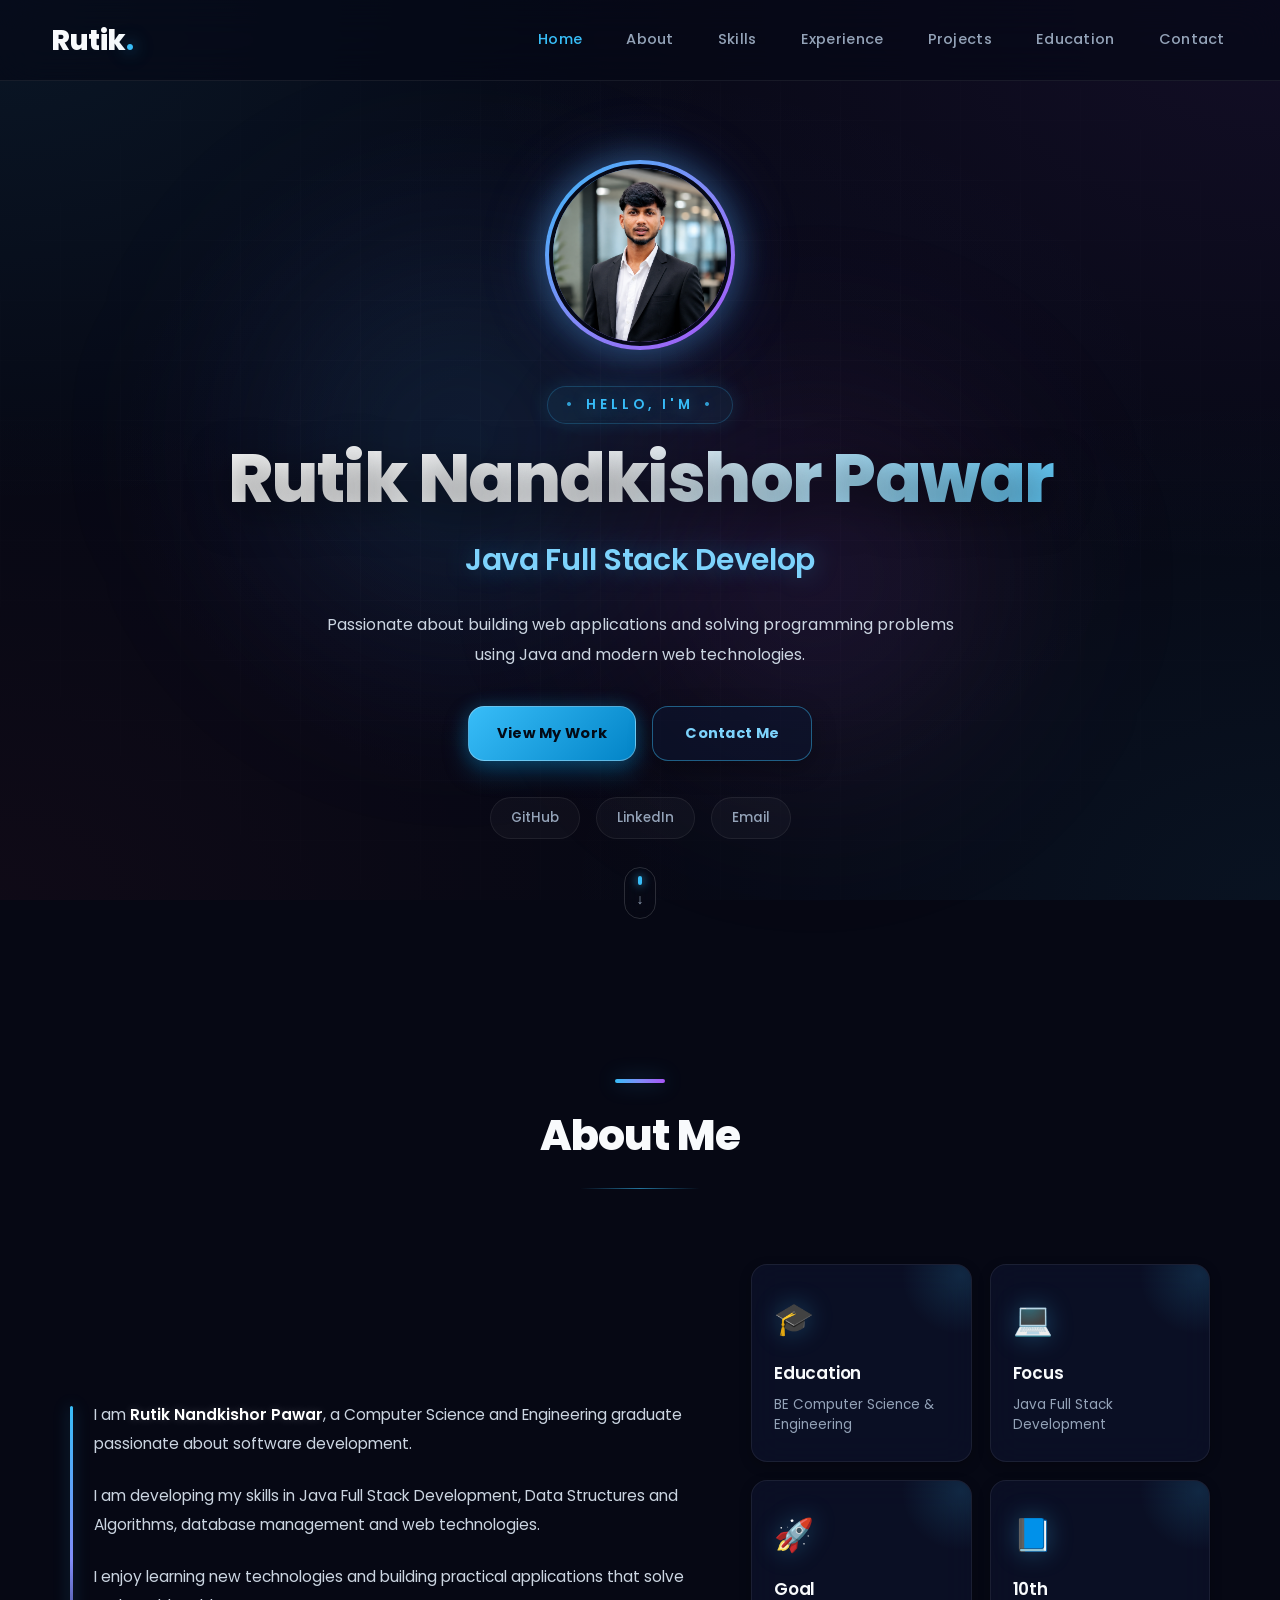
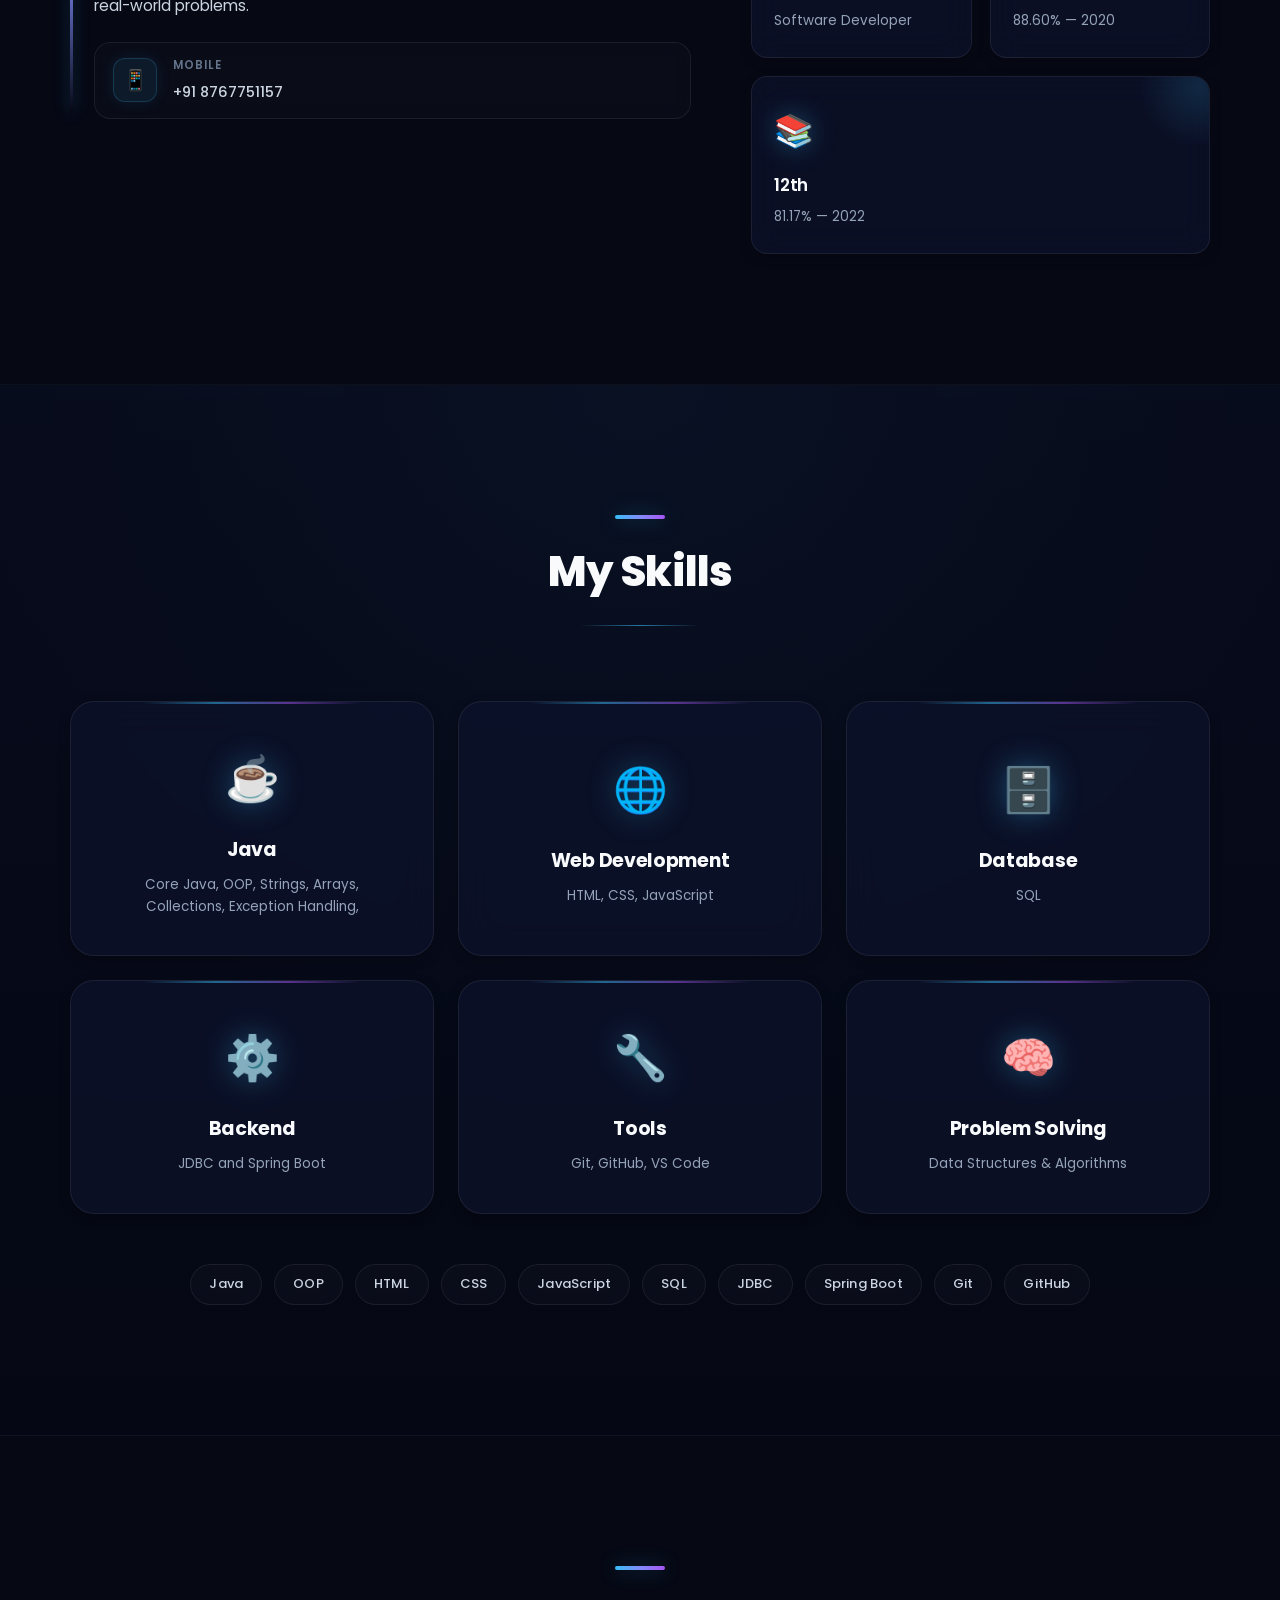
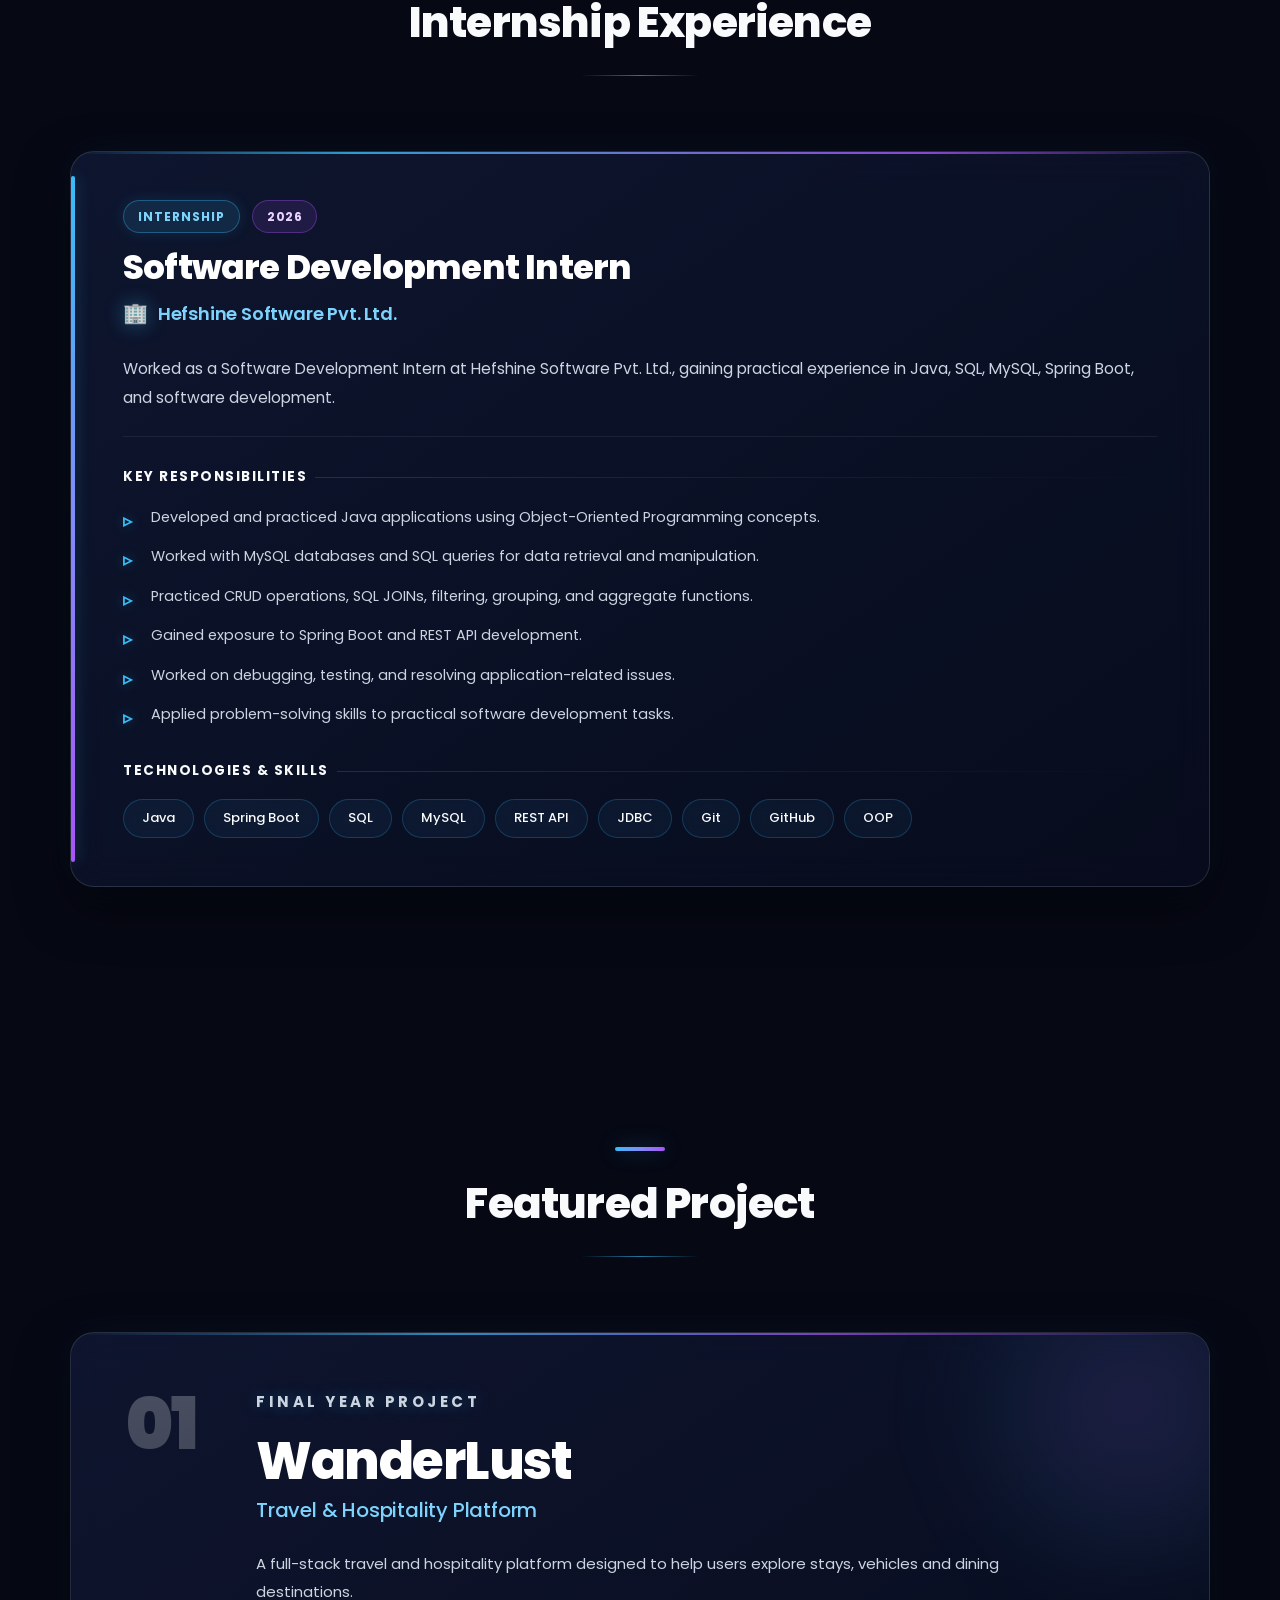
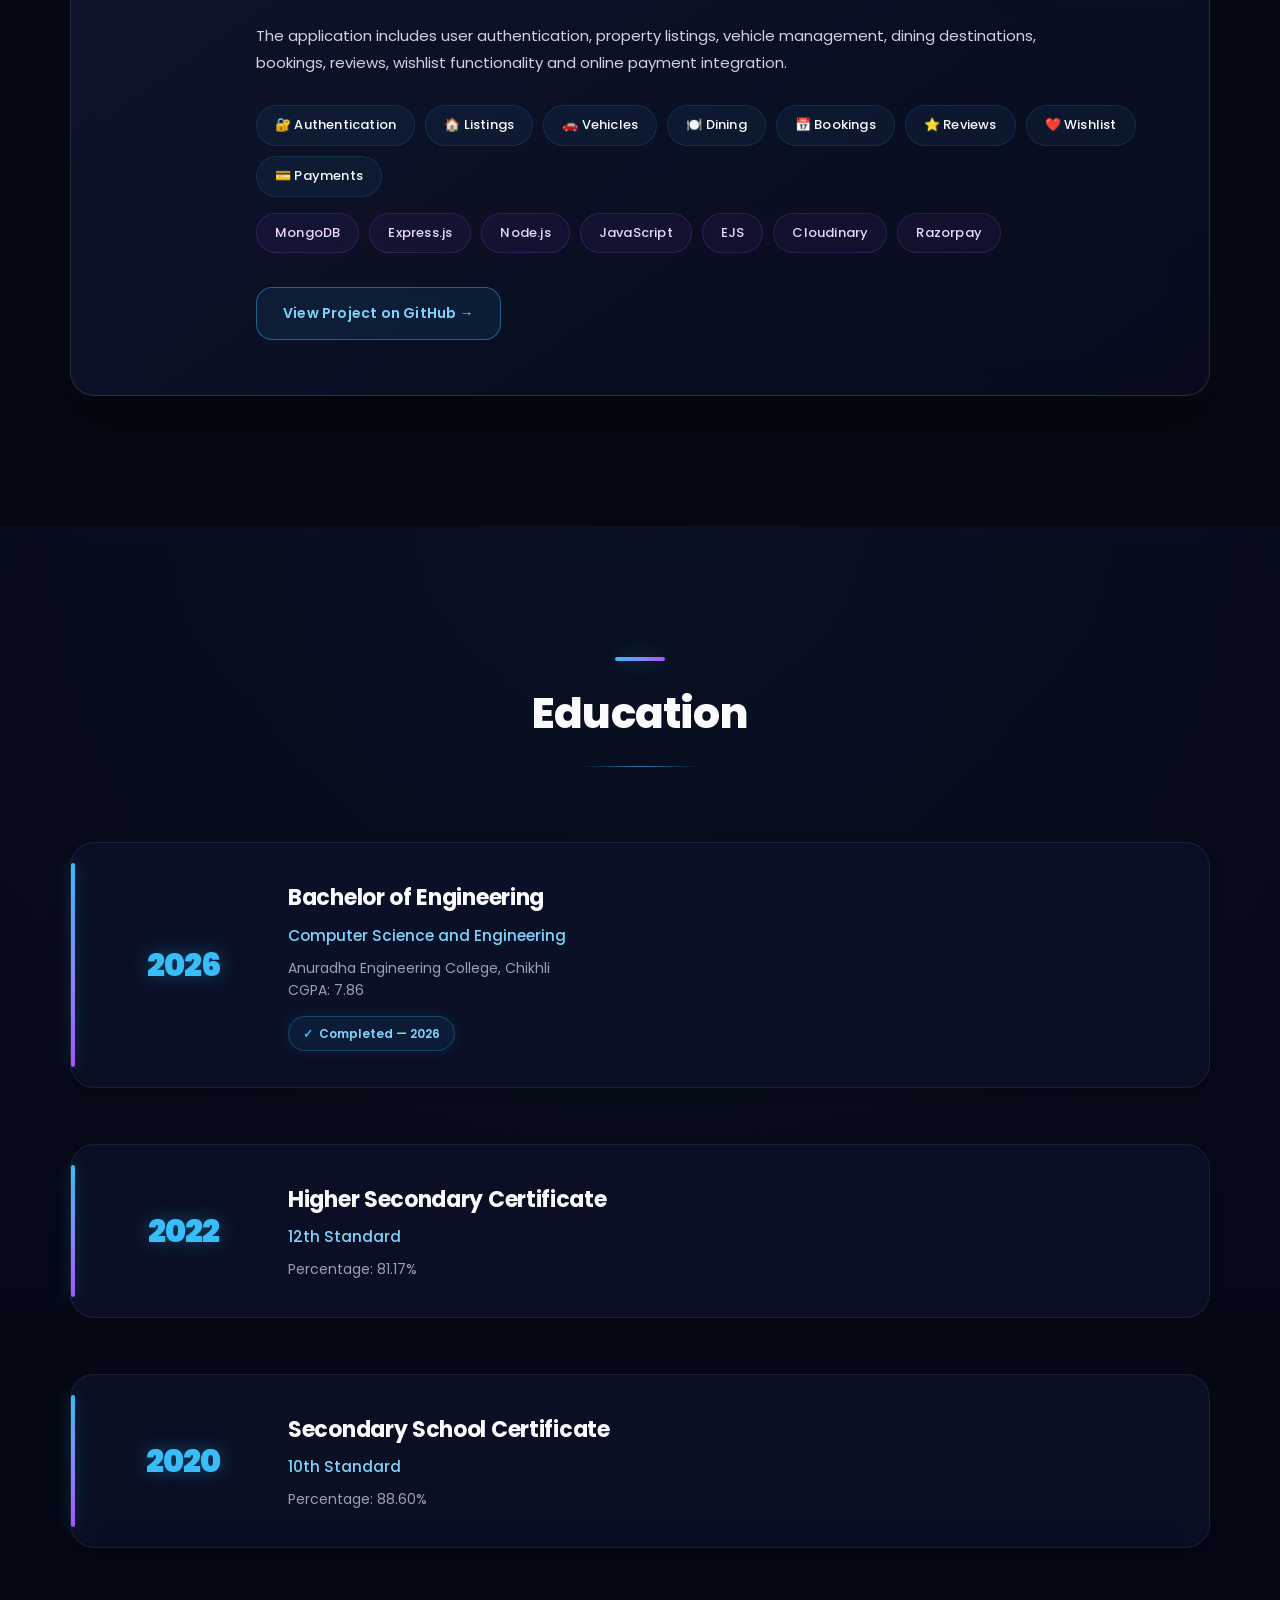
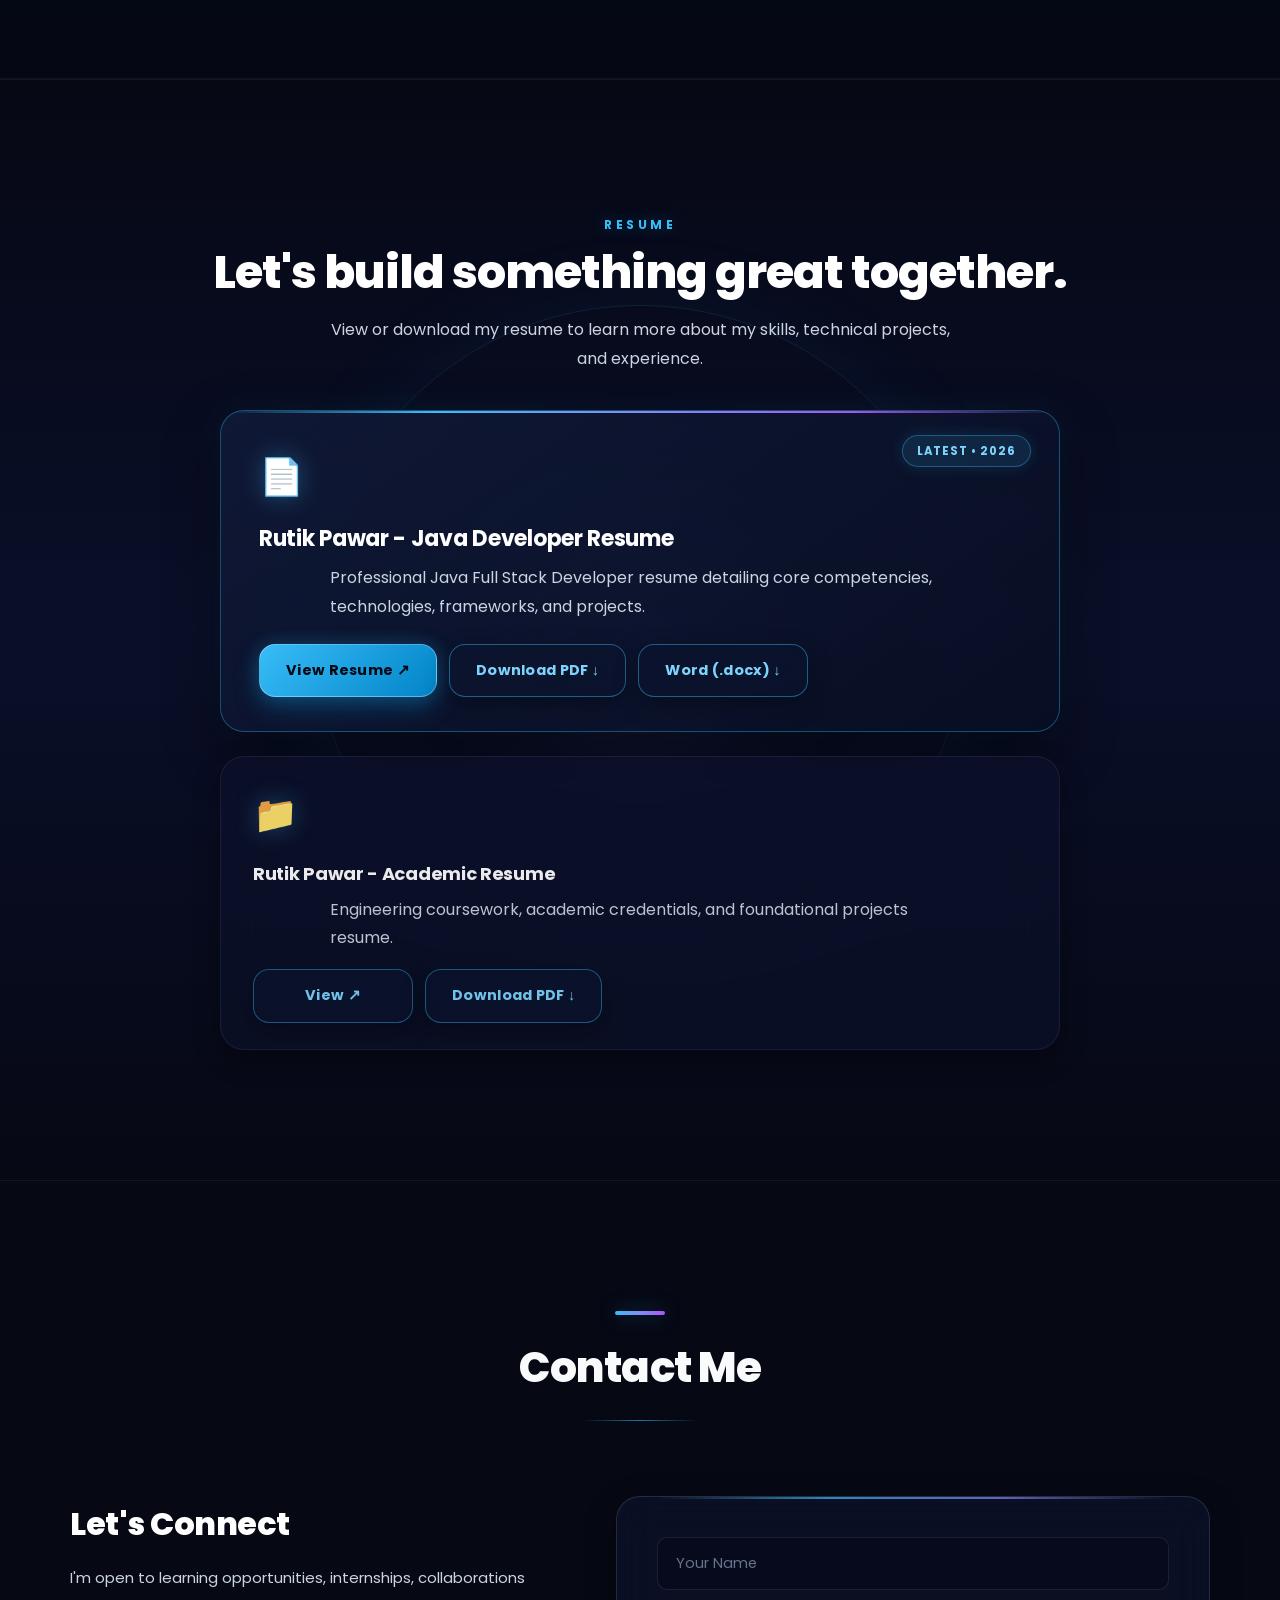
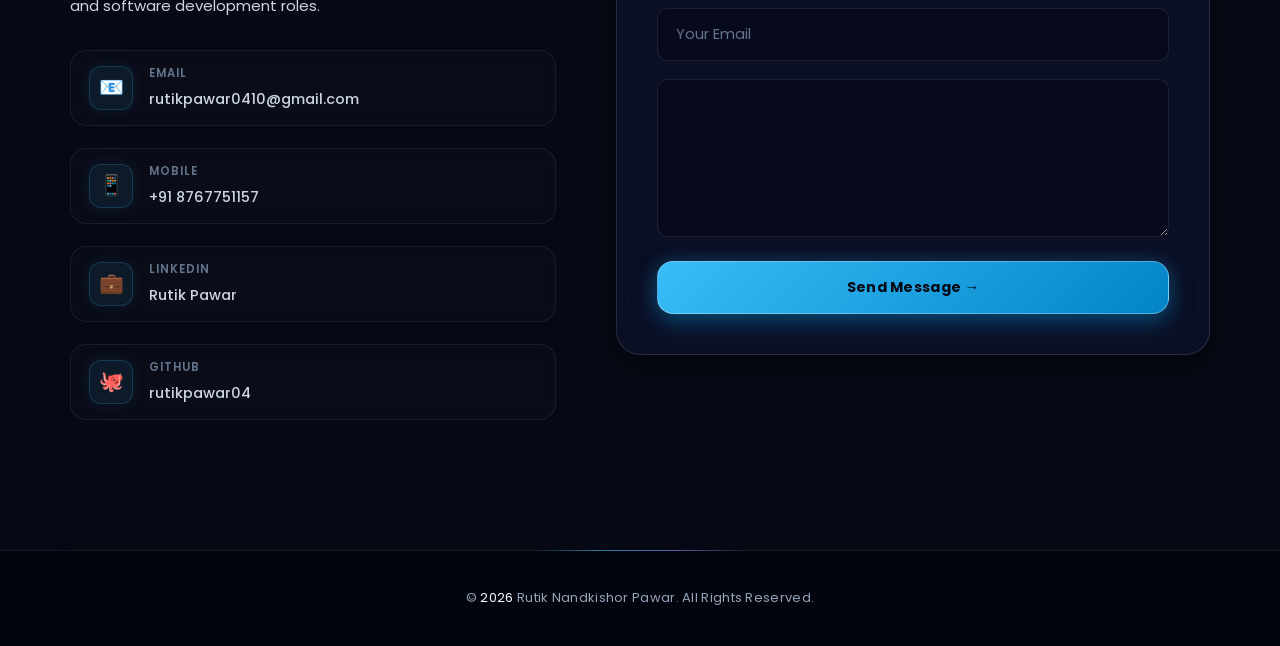
<file: index.html>
<!DOCTYPE html>
<html lang="en">

<head>
    <meta charset="UTF-8">

    <meta name="viewport" content="width=device-width, initial-scale=1.0">

    <title>Rutik Pawar | Java Full Stack Developer</title>

    <meta name="description" content="Portfolio of Rutik Nandkishor Pawar - Java Full Stack Developer">

    <link rel="stylesheet" href="style.css">

    <link href="https://fonts.googleapis.com/css2?family=Poppins:wght@300;400;500;600;700;800&display=swap"
        rel="stylesheet">
</head>

<body>


    <!-- =====================================================
                         NAVBAR
    ====================================================== -->

    <header class="header">

        <nav class="navbar">

            <a href="#home" class="logo">
                Rutik<span>.</span>
            </a>

            <ul class="nav-links" id="navLinks">

                <li>
                    <a href="#home">Home</a>
                </li>

                <li>
                    <a href="#about">About</a>
                </li>

                <li>
                    <a href="#skills">Skills</a>
                </li>

                <li>
                    <a href="#experience">Experience</a>
                </li>

                <li>
                    <a href="#projects">Projects</a>
                </li>

                <li>
                    <a href="#education">Education</a>
                </li>

                <li>
                    <a href="#contact">Contact</a>
                </li>

            </ul>

            <button class="menu-btn" id="menuBtn">
                ☰
            </button>

        </nav>

    </header>


    <!-- =====================================================
                           HOME
    ====================================================== -->

    <section id="home" class="hero">

        <div class="hero-content">

            <!-- PROFILE PHOTO -->

            <div class="profile-photo">
                <img src="photo.jpg" alt="Rutik Pawar">
            </div>


            <p class="hero-small">
                Hello, I'm
            </p>


            <h1>
                Rutik Nandkishor Pawar
            </h1>


            <h2>
                Java Full Stack Developer
            </h2>


            <p class="hero-text">

                Passionate about building web applications
                and solving programming problems using Java
                and modern web technologies.

            </p>


            <div class="hero-buttons">

                <a href="#projects" class="btn">
                    View My Work
                </a>

                <a href="#contact" class="btn btn-outline">
                    Contact Me
                </a>

            </div>


            <div class="social-links">

                <a href="https://github.com/rutikpawar04" target="_blank">
                    GitHub
                </a>

                <a href="https://www.linkedin.com/in/rutik-pawar-3b8606297" target="_blank">
                    LinkedIn
                </a>

                <a href="mailto:rutikpawar0410@gmail.com">
                    Email
                </a>

            </div>

        </div>


        <div class="scroll-down">
            ↓
        </div>

    </section>



    <!-- =====================================================
                           ABOUT
    ====================================================== -->


    <section id="about" class="section">

        <div class="container">

            <h2 class="section-title">
                About Me
            </h2>


            <div class="about-grid">


                <!-- ABOUT TEXT -->

                <div class="about-text">

                    <p>

                        I am
                        <strong>Rutik Nandkishor Pawar</strong>,
                        a Computer Science and Engineering graduate
                        passionate about software development.

                    </p>


                    <p>

                        I am developing my skills in
                        Java Full Stack Development,
                        Data Structures and Algorithms,
                        database management and web technologies.

                    </p>


                    <p>

                        I enjoy learning new technologies
                        and building practical applications
                        that solve real-world problems.

                    </p>


                    <!-- MOBILE -->

                    <div class="contact-item">

                        <span>📱</span>

                        <div>

                            <small>
                                Mobile
                            </small>

                            <a href="tel:+918767751157">
                                +91 8767751157
                            </a>

                        </div>

                    </div>

                </div>



                <!-- ABOUT CARDS -->

                <div class="about-cards">


                    <!-- EDUCATION -->

                    <div class="about-card">

                        <div class="about-icon">
                            🎓
                        </div>

                        <h3>
                            Education
                        </h3>

                        <p>
                            BE Computer Science & Engineering
                        </p>

                    </div>


                    <!-- FOCUS -->

                    <div class="about-card">

                        <div class="about-icon">
                            💻
                        </div>

                        <h3>
                            Focus
                        </h3>

                        <p>
                            Java Full Stack Development
                        </p>

                    </div>


                    <!-- GOAL -->

                    <div class="about-card">

                        <div class="about-icon">
                            🚀
                        </div>

                        <h3>
                            Goal
                        </h3>

                        <p>
                            Software Developer
                        </p>

                    </div>


                    <!-- 10TH -->

                    <div class="about-card">

                        <div class="about-icon">
                            📘
                        </div>

                        <h3>
                            10th
                        </h3>

                        <p>
                            88.60% — 2020
                        </p>

                    </div>


                    <!-- 12TH -->

                    <div class="about-card">

                        <div class="about-icon">
                            📚
                        </div>

                        <h3>
                            12th
                        </h3>

                        <p>
                            81.17% — 2022
                        </p> 

                    </div>


                </div>

            </div>

        </div>

    </section>



    <!-- =====================================================
                           SKILLS
    ====================================================== -->

    <section id="skills" class="section dark-section">

        <div class="container">

            <h2 class="section-title">
                My Skills
            </h2>


            <div class="skills-grid">


                <!-- JAVA -->

                <div class="skill-card">

                    <div class="skill-icon">
                        ☕
                    </div>

                    <h3>
                        Java
                    </h3>

                    <p>
                        Core Java, OOP, Strings,
                        Arrays, Collections, Exception Handling,
                    </p>

                </div>


                <!-- WEB -->

                <div class="skill-card">

                    <div class="skill-icon">
                        🌐
                    </div>

                    <h3>
                        Web Development
                    </h3>

                    <p>
                        HTML, CSS, JavaScript
                    </p>

                </div>


                <!-- DATABASE -->

                <div class="skill-card">

                    <div class="skill-icon">
                        🗄️
                    </div>

                    <h3>
                        Database
                    </h3>

                    <p>
                        SQL
                    </p>

                </div>


                <!-- BACKEND -->

                <div class="skill-card">

                    <div class="skill-icon">
                        ⚙️
                    </div>

                    <h3>
                        Backend
                    </h3>

                    <p>
                        JDBC and Spring Boot
                    </p>

                </div>


                <!-- TOOLS -->

                <div class="skill-card">

                    <div class="skill-icon">
                        🔧
                    </div>

                    <h3>
                        Tools
                    </h3>

                    <p>
                        Git, GitHub, VS Code
                    </p>

                </div>


                <!-- PROBLEM SOLVING -->

                <div class="skill-card">

                    <div class="skill-icon">
                        🧠
                    </div>

                    <h3>
                        Problem Solving
                    </h3>

                    <p>
                        Data Structures &
                        Algorithms
                    </p>

                </div>

            </div>


            <!-- SKILL TAGS -->

            <div class="skill-tags">

                <span>Java</span>
                <span>OOP</span>
                <!-- <span>DSA</span> -->
                <span>HTML</span>
                <span>CSS</span>
                <span>JavaScript</span>
                <span>SQL</span>
                <!-- <span>MongoDB</span> -->
                <span>JDBC</span>
                <span>Spring Boot</span>
                <span>Git</span>
                <span>GitHub</span>

            </div>

        </div>

    </section>



    <!-- =====================================================
                        EXPERIENCE
    ====================================================== -->

    <section id="experience" class="section">

        <div class="container">

            <h2 class="section-title">
                Internship Experience
            </h2>

            <div class="experience-card">

                <div class="experience-header">

                    <div class="experience-title-group">

                        <div class="experience-meta">
                            <span class="experience-type">Internship</span>
                            <span class="experience-year">2026</span>
                        </div>

                        <h3 class="experience-role">
                            Software Development Intern
                        </h3>

                        <h4 class="experience-company">
                            <span class="company-icon">🏢</span>
                            Hefshine Software Pvt. Ltd.
                        </h4>

                    </div>

                </div>

                <div class="experience-body">

                    <p class="experience-description">
                        Worked as a Software Development Intern at Hefshine Software Pvt. Ltd., gaining practical experience in Java, SQL, MySQL, Spring Boot, and software development.
                    </p>

                    <div class="experience-responsibilities-block">

                        <p class="experience-subtitle">
                            Key Responsibilities
                        </p>

                        <ul class="experience-responsibilities">
                            <li>Developed and practiced Java applications using Object-Oriented Programming concepts.</li>
                            <li>Worked with MySQL databases and SQL queries for data retrieval and manipulation.</li>
                            <li>Practiced CRUD operations, SQL JOINs, filtering, grouping, and aggregate functions.</li>
                            <li>Gained exposure to Spring Boot and REST API development.</li>
                            <li>Worked on debugging, testing, and resolving application-related issues.</li>
                            <li>Applied problem-solving skills to practical software development tasks.</li>
                        </ul>

                    </div>

                    <div class="experience-skills-block">

                        <p class="experience-subtitle">
                            Technologies &amp; Skills
                        </p>

                        <div class="experience-skills">
                            <span>Java</span>
                            <span>Spring Boot</span>
                            <span>SQL</span>
                            <span>MySQL</span>
                            <span>REST API</span>
                            <span>JDBC</span>
                            <span>Git</span>
                            <span>GitHub</span>
                            <span>OOP</span>
                        </div>

                    </div>

                </div>

            </div>

        </div>

    </section>



    <!-- =====================================================
                         PROJECTS
    ====================================================== -->

    <section id="projects" class="section">

        <div class="container">

            <h2 class="section-title">
                Featured Project
            </h2>


            <div class="project-main">


                <div class="project-number">
                    01
                </div>


                <div class="project-content">

                    <p class="project-label">
                        FINAL YEAR PROJECT
                    </p>


                    <h3>
                        WanderLust
                    </h3>


                    <h4>
                        Travel & Hospitality Platform
                    </h4>


                    <p>

                        A full-stack travel and hospitality
                        platform designed to help users explore
                        stays, vehicles and dining destinations.

                    </p>


                    <p>

                        The application includes user authentication,
                        property listings, vehicle management,
                        dining destinations, bookings, reviews,
                        wishlist functionality and online payment
                        integration.

                    </p>


                    <!-- FEATURES -->

                    <div class="project-features">

                        <span>🔐 Authentication</span>

                        <span>🏠 Listings</span>

                        <span>🚗 Vehicles</span>

                        <span>🍽️ Dining</span>

                        <span>📅 Bookings</span>

                        <span>⭐ Reviews</span>

                        <span>❤️ Wishlist</span>

                        <span>💳 Payments</span>

                    </div>


                    <!-- TECHNOLOGY -->

                    <div class="project-tech">

                        <span>MongoDB</span>

                        <span>Express.js</span>

                        <span>Node.js</span>

                        <span>JavaScript</span>

                        <span>EJS</span>

                        <span>Cloudinary</span>

                        <span>Razorpay</span>

                    </div>


                    <a href="https://github.com/rutikpawar04/WanderLust" target="_blank" class="project-btn">

                        View Project on GitHub →

                    </a>

                </div>

            </div>

        </div>

    </section>



    <!-- =====================================================
                         EDUCATION
    ====================================================== -->

    <section id="education" class="section dark-section">

        <div class="container">

            <h2 class="section-title">
                Education
            </h2>


            <!-- BE -->

            <div class="education-card">

                <div class="education-year">
                    2026
                </div>


                <div class="education-content">

                    <h3>
                        Bachelor of Engineering
                    </h3>

                    <h4>
                        Computer Science and Engineering
                    </h4>

                    <p>
                        Anuradha Engineering College, Chikhli
                    </p>

                    <p>
                        CGPA: 7.86
                    </p>

                    <span class="status">
                        Completed — 2026
                    </span>

                </div>

            </div>


            <br><br>


            <!-- 12TH -->

            <div class="education-card">

                <div class="education-year">
                    2022
                </div>


                <div class="education-content">

                    <h3>
                        Higher Secondary Certificate
                    </h3>

                    <h4>
                        12th Standard
                    </h4>

                    <p>
                        Percentage: 81.17%
                    </p>

                </div>

            </div>


            <br><br>


            <!-- 10TH -->

            <div class="education-card">

                <div class="education-year">
                    2020
                </div>


                <div class="education-content">

                    <h3>
                        Secondary School Certificate
                    </h3>

                    <h4>
                        10th Standard
                    </h4>

                    <p>
                        Percentage: 88.60%
                    </p>

                </div>

            </div>

        </div>

    </section>



    <!-- =====================================================
                           RESUME
    ====================================================== -->

    <section class="resume-section">

        <div class="container">

            <p class="project-label">
                RESUME
            </p>

            <h2>
                Let's build something great together.
            </h2>

            <p>
                View or download my resume to learn more about my skills, technical projects, and experience.
            </p>

            <!-- RESUME CARDS -->
            <div class="resume-cards">

                <!-- FEATURED JAVA DEVELOPER RESUME -->
                <div class="resume-card resume-card-featured">
                    <div class="resume-badge">Latest • 2026</div>
                    <div class="resume-icon">📄</div>
                    <h3>Rutik Pawar - Java Developer Resume</h3>
                    <p>Professional Java Full Stack Developer resume detailing core competencies, technologies,
                        frameworks, and projects.</p>

                    <div class="resume-buttons">
                        <a href="resume/Rutik Pawar - Resume 07-10-2026.pdf" target="_blank" rel="noopener noreferrer"
                            class="btn">
                            View Resume ↗
                        </a>
                        <a href="resume/Rutik Pawar - Resume 07-10-2026.pdf" download="Rutik Pawar - Resume 07-10-2026.pdf"
                            class="btn btn-outline">
                            Download PDF ↓
                        </a>
                        <a href="resume/Rutik Pawar - Resume 07-10-2026.pdf"
                            download="Rutik_Pawar_Java_Developer_Resume.docx" class="btn btn-outline">
                            Word (.docx) ↓
                        </a>
                    </div>
                </div>

                <!-- PREVIOUS RESUME -->
                <div class="resume-card resume-card-secondary">
                    <div class="resume-icon">📁</div>
                    <h3>Rutik Pawar - Academic Resume</h3>
                    <p>Engineering coursework, academic credentials, and foundational projects resume.</p>

                    <div class="resume-buttons">
                        <a href="resume/Resume.pdf" target="_blank" rel="noopener noreferrer"
                            class="btn btn-outline">
                            View ↗
                        </a>
                        <a href="resume/Resume.pdf" download="Rutik-Pawar-Resume.pdf" class="btn btn-outline">
                            Download PDF ↓
                        </a>
                    </div>
                </div>

            </div>

        </div>

    </section>



    <!-- =====================================================
                           CONTACT
    ====================================================== -->

    <section id="contact" class="section">

        <div class="container">

            <h2 class="section-title">
                Contact Me
            </h2>


            <div class="contact-grid">


                <!-- CONTACT INFO -->

                <div class="contact-info">

                    <h3>
                        Let's Connect
                    </h3>


                    <p>

                        I'm open to learning opportunities,
                        internships, collaborations and
                        software development roles.

                    </p>


                    <!-- EMAIL -->

                    <div class="contact-item">

                        <span>
                            📧
                        </span>

                        <div>

                            <small>
                                Email
                            </small>

                            <a href="mailto:rutikpawar0410@gmail.com">

                                rutikpawar0410@gmail.com

                            </a>

                        </div>

                    </div>


                    <!-- MOBILE -->

                    <div class="contact-item">

                        <span>
                            📱
                        </span>

                        <div>

                            <small>
                                Mobile
                            </small>

                            <a href="tel:+918767751157">

                                +91 8767751157

                            </a>

                        </div>

                    </div>


                    <!-- LINKEDIN -->

                    <div class="contact-item">

                        <span>
                            💼
                        </span>

                        <div>

                            <small>
                                LinkedIn
                            </small>

                            <a href="https://www.linkedin.com/in/rutik-pawar-3b8606297" target="_blank">

                                Rutik Pawar

                            </a>

                        </div>

                    </div>


                    <!-- GITHUB -->

                    <div class="contact-item">

                        <span>
                            🐙
                        </span>

                        <div>

                            <small>
                                GitHub
                            </small>

                            <a href="https://github.com/rutikpawar04" target="_blank">

                                rutikpawar04

                            </a>

                        </div>

                    </div>

                </div>



                <!-- CONTACT FORM -->

                <form id="contactForm" class="contact-form">


                    <input type="text" id="name" placeholder="Your Name" required>


                    <input type="email" id="email" placeholder="Your Email" required>


                    <textarea id="message" rows="6" placeholder="Your Message" required>
                    </textarea>


                    <button type="submit" class="btn">

                        Send Message →

                    </button>

                </form>

            </div>

        </div>

    </section>



    <!-- =====================================================
                           FOOTER
    ====================================================== -->

    <footer>

        <p>

            ©
            <span id="year"></span>

            Rutik Nandkishor Pawar.

            All Rights Reserved.

        </p>

    </footer>



    <!-- =====================================================
                        SCROLL TOP
    ====================================================== -->

    <button id="scrollTop" class="scroll-top">

        ↑

    </button>



    <!-- JAVASCRIPT -->

    <script src="script.js"></script>


</body>

</html>
</file>
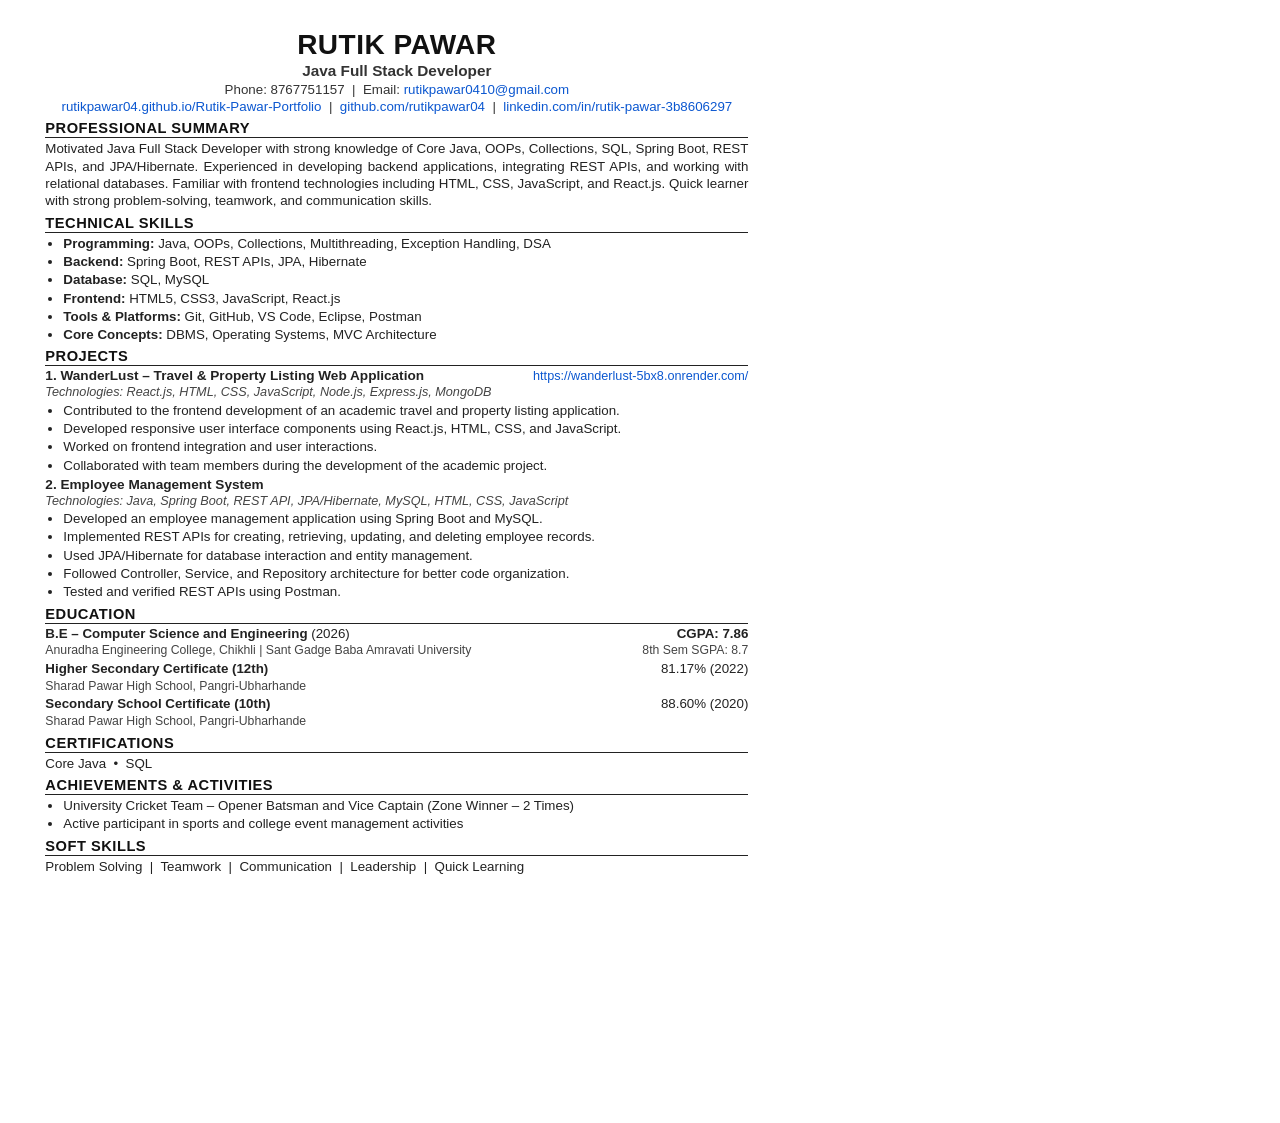
<file: resume02-10.html>
<!DOCTYPE html>
<html lang="en">
<head>
    <meta charset="UTF-8">
    <meta name="viewport" content="width=device-width, initial-scale=1.0">
    <title>Rutik Pawar - Resume</title>
    <style>
        @page {
            size: A4 portrait;
            margin: 0;
        }

        * {
            box-sizing: border-box;
            margin: 0;
            padding: 0;
        }

        html, body {
            width: 210mm;
            height: 297mm;
            background-color: #fff;
            color: #222;
            font-family: Arial, Helvetica, sans-serif;
            -webkit-print-color-adjust: exact;
            print-color-adjust: exact;
        }

        .resume-container {
            width: 210mm;
            height: 297mm;
            padding: 8mm 12mm;
            margin: 0 auto;
            overflow: hidden;
        }

        header {
            text-align: center;
            margin-bottom: 2px;
        }

        h1 {
            font-size: 21pt;
            letter-spacing: 0.5px;
            color: #111;
            margin-bottom: 1px;
            line-height: 1.1;
        }

        .role {
            font-size: 11.5pt;
            font-weight: bold;
            color: #333;
            margin-bottom: 2px;
        }

        .contact-line, .links-line {
            font-size: 10pt;
            color: #333;
            line-height: 1.25;
        }

        a {
            color: #0b57d0;
            text-decoration: none;
        }

        h2 {
            font-size: 11pt;
            text-transform: uppercase;
            letter-spacing: 0.5px;
            color: #111;
            border-bottom: 1.5px solid #222;
            padding-bottom: 1px;
            margin-top: 5px;
            margin-bottom: 2px;
        }

        p {
            font-size: 10pt;
            line-height: 1.3;
            text-align: justify;
        }

        ul {
            padding-left: 18px;
            margin: 0;
        }

        li {
            font-size: 10pt;
            line-height: 1.3;
            margin-bottom: 1px;
        }

        .project-item {
            margin-bottom: 3px;
        }

        .project-header {
            display: flex;
            justify-content: space-between;
            align-items: center;
            font-size: 10.2pt;
            font-weight: bold;
            line-height: 1.25;
        }

        .project-header a {
            font-weight: normal;
            font-size: 9.5pt;
        }

        .tech-stack {
            font-size: 9.5pt;
            font-style: italic;
            color: #444;
            line-height: 1.2;
            margin-bottom: 1px;
        }

        .row {
            display: flex;
            justify-content: space-between;
            align-items: flex-start;
            font-size: 10pt;
            line-height: 1.25;
            margin-bottom: 2px;
        }

        .sub-text {
            font-size: 9.2pt;
            color: #444;
        }

        @media print {
            html, body {
                width: 210mm;
                height: 297mm;
                margin: 0 !important;
                padding: 0 !important;
                overflow: hidden !important;
            }
            .resume-container {
                width: 210mm;
                height: 297mm;
                padding: 8mm 12mm;
                margin: 0 !important;
            }
        }
    </style>
</head>
<body>

<div class="resume-container">
    <header>
        <h1>RUTIK PAWAR</h1>
        <div class="role">Java Full Stack Developer</div>
        <div class="contact-line">
            Phone: 8767751157 &nbsp;|&nbsp; Email: <a href="mailto:rutikpawar0410@gmail.com">rutikpawar0410@gmail.com</a>
        </div>
        <div class="links-line">
            <a href="https://rutikpawar04.github.io/Rutik-Pawar-Portfolio/" target="_blank">rutikpawar04.github.io/Rutik-Pawar-Portfolio</a> &nbsp;|&nbsp;
            <a href="https://github.com/rutikpawar04" target="_blank">github.com/rutikpawar04</a> &nbsp;|&nbsp;
            <a href="https://linkedin.com/in/rutik-pawar-3b8606297" target="_blank">linkedin.com/in/rutik-pawar-3b8606297</a>
        </div>
    </header>

    <section>
        <h2>Professional Summary</h2>
        <p>
            Motivated Java Full Stack Developer with strong knowledge of Core Java, OOPs, Collections, SQL, Spring Boot, REST APIs, and JPA/Hibernate. Experienced in developing backend applications, integrating REST APIs, and working with relational databases. Familiar with frontend technologies including HTML, CSS, JavaScript, and React.js. Quick learner with strong problem-solving, teamwork, and communication skills.
        </p>
    </section>

    <section>
        <h2>Technical Skills</h2>
        <ul>
            <li><strong>Programming:</strong> Java, OOPs, Collections, Multithreading, Exception Handling, DSA</li>
            <li><strong>Backend:</strong> Spring Boot, REST APIs, JPA, Hibernate</li>
            <li><strong>Database:</strong> SQL, MySQL</li>
            <li><strong>Frontend:</strong> HTML5, CSS3, JavaScript, React.js</li>
            <li><strong>Tools &amp; Platforms:</strong> Git, GitHub, VS Code, Eclipse, Postman</li>
            <li><strong>Core Concepts:</strong> DBMS, Operating Systems, MVC Architecture</li>
        </ul>
    </section>

    <section>
        <h2>Projects</h2>
        <div class="project-item">
            <div class="project-header">
                <span>1. WanderLust – Travel &amp; Property Listing Web Application</span>
                <a href="https://wanderlust-5bx8.onrender.com/" target="_blank">https://wanderlust-5bx8.onrender.com/</a>
            </div>
            <div class="tech-stack">Technologies: React.js, HTML, CSS, JavaScript, Node.js, Express.js, MongoDB</div>
            <ul>
                <li>Contributed to the frontend development of an academic travel and property listing application.</li>
                <li>Developed responsive user interface components using React.js, HTML, CSS, and JavaScript.</li>
                <li>Worked on frontend integration and user interactions.</li>
                <li>Collaborated with team members during the development of the academic project.</li>
            </ul>
        </div>

        <div class="project-item">
            <div class="project-header">
                <span>2. Employee Management System</span>
            </div>
            <div class="tech-stack">Technologies: Java, Spring Boot, REST API, JPA/Hibernate, MySQL, HTML, CSS, JavaScript</div>
            <ul>
                <li>Developed an employee management application using Spring Boot and MySQL.</li>
                <li>Implemented REST APIs for creating, retrieving, updating, and deleting employee records.</li>
                <li>Used JPA/Hibernate for database interaction and entity management.</li>
                <li>Followed Controller, Service, and Repository architecture for better code organization.</li>
                <li>Tested and verified REST APIs using Postman.</li>
            </ul>
        </div>
    </section>

    <section>
        <h2>Education</h2>
        <div class="row">
            <div>
                <strong>B.E – Computer Science and Engineering</strong> (2026)<br>
                <span class="sub-text">Anuradha Engineering College, Chikhli | Sant Gadge Baba Amravati University</span>
            </div>
            <div style="text-align: right;">
                <strong>CGPA: 7.86</strong><br>
                <span class="sub-text">8th Sem SGPA: 8.7</span>
            </div>
        </div>
        <div class="row">
            <div>
                <strong>Higher Secondary Certificate (12th)</strong><br>
                <span class="sub-text">Sharad Pawar High School, Pangri-Ubharhande</span>
            </div>
            <div>81.17% (2022)</div>
        </div>
        <div class="row">
            <div>
                <strong>Secondary School Certificate (10th)</strong><br>
                <span class="sub-text">Sharad Pawar High School, Pangri-Ubharhande</span>
            </div>
            <div>88.60% (2020)</div>
        </div>
    </section>

    <section>
        <h2>Certifications</h2>
        <p>Core Java &nbsp;•&nbsp; SQL</p>
    </section>

    <section>
        <h2>Achievements &amp; Activities</h2>
        <ul>
            <li>University Cricket Team – Opener Batsman and Vice Captain (Zone Winner – 2 Times)</li>
            <li>Active participant in sports and college event management activities</li>
        </ul>
    </section>

    <section>
        <h2>Soft Skills</h2>
        <p>Problem Solving &nbsp;|&nbsp; Teamwork &nbsp;|&nbsp; Communication &nbsp;|&nbsp; Leadership &nbsp;|&nbsp; Quick Learning</p>
    </section>
</div>

</body>
</html>
</file>
<file: style.css>
/* =========================================================
   RUTIK PAWAR - MASTERCLASS DEVELOPER PORTFOLIO
   High-End Cyberpunk / Glassmorphic / Obsidian & Neon Dark
   ========================================================= */

/* =========================================================
   01. DESIGN TOKENS & CSS VARIABLES
   ========================================================= */
:root {
    /* Base Backgrounds */
    --bg-main: #060814;
    --bg-surface: #0a0e24;
    --bg-card: rgba(13, 19, 43, 0.72);
    --bg-card-hover: rgba(19, 29, 64, 0.85);
    --bg-glass: rgba(10, 15, 35, 0.65);

    /* Vibrant Cyber Accents */
    --primary: #38bdf8;
    --primary-light: #7dd3fc;
    --primary-dark: #0284c7;
    --primary-glow: rgba(56, 189, 248, 0.35);

    --secondary: #818cf8;
    --secondary-glow: rgba(129, 140, 248, 0.35);

    --accent: #a855f7;
    --accent-glow: rgba(168, 85, 247, 0.35);

    --pink: #f43f5e;
    --pink-glow: rgba(244, 63, 94, 0.3);

    /* Text System */
    --text-primary: #f8fafc;
    --text-secondary: #cbd5e1;
    --text-muted: #94a3b8;
    --text-dim: #64748b;

    /* Borders & Outlines */
    --border-subtle: rgba(255, 255, 255, 0.07);
    --border-glass: rgba(255, 255, 255, 0.12);
    --border-highlight: rgba(56, 189, 248, 0.45);
    --border-purple: rgba(168, 85, 247, 0.45);

    /* Radii */
    --radius-sm: 10px;
    --radius-md: 16px;
    --radius-lg: 24px;
    --radius-full: 9999px;

    /* Shadows & Glows */
    --shadow-sm: 0 4px 12px rgba(0, 0, 0, 0.25);
    --shadow-md: 0 10px 30px rgba(0, 0, 0, 0.4);
    --shadow-lg: 0 20px 50px rgba(0, 0, 0, 0.55);
    --shadow-neon: 0 0 25px rgba(56, 189, 248, 0.25), 0 0 50px rgba(129, 140, 248, 0.15);

    /* Transitions */
    --ease-out: cubic-bezier(0.16, 1, 0.3, 1);
    --ease-spring: cubic-bezier(0.34, 1.56, 0.64, 1);
    --transition-fast: 0.2s cubic-bezier(0.4, 0, 0.2, 1);
    --transition-smooth: 0.35s cubic-bezier(0.16, 1, 0.3, 1);
    --transition-slow: 0.6s cubic-bezier(0.16, 1, 0.3, 1);
}

/* =========================================================
   02. MODERN RESET & BASE STYLES
   ========================================================= */
*,
*::before,
*::after {
    margin: 0;
    padding: 0;
    box-sizing: border-box;
}

html {
    scroll-behavior: smooth;
    scroll-padding-top: 90px;
    color-scheme: dark;
}

body {
    font-family: 'Poppins', -apple-system, BlinkMacSystemFont, 'Segoe UI', Roboto, Oxygen, Ubuntu, Cantarell, sans-serif;
    background-color: var(--bg-main);
    background-image: 
        radial-gradient(at 0% 0%, rgba(56, 189, 248, 0.08) 0px, transparent 40%),
        radial-gradient(at 100% 0%, rgba(168, 85, 247, 0.08) 0px, transparent 45%),
        radial-gradient(at 50% 50%, rgba(99, 102, 241, 0.04) 0px, transparent 60%),
        radial-gradient(at 100% 100%, rgba(56, 189, 248, 0.06) 0px, transparent 40%),
        radial-gradient(at 0% 100%, rgba(244, 63, 94, 0.04) 0px, transparent 40%);
    background-attachment: fixed;
    color: var(--text-secondary);
    line-height: 1.75;
    overflow-x: hidden;
    -webkit-font-smoothing: antialiased;
    -moz-osx-font-smoothing: grayscale;
}

/* Cyber Grid Background Overlay */
body::before {
    content: "";
    position: fixed;
    inset: 0;
    pointer-events: none;
    opacity: 0.035;
    background-image: 
        linear-gradient(rgba(255, 255, 255, 0.6) 1px, transparent 1px),
        linear-gradient(90deg, rgba(255, 255, 255, 0.6) 1px, transparent 1px);
    background-size: 60px 60px;
    mask-image: radial-gradient(ellipse at center, rgba(0, 0, 0, 1) 0%, rgba(0, 0, 0, 0.4) 70%, transparent 100%);
    -webkit-mask-image: radial-gradient(ellipse at center, rgba(0, 0, 0, 1) 0%, rgba(0, 0, 0, 0.4) 70%, transparent 100%);
    z-index: -3;
}

/* Selection Color */
::selection {
    background: rgba(56, 189, 248, 0.35);
    color: #ffffff;
    text-shadow: 0 0 10px rgba(56, 189, 248, 0.8);
}

img {
    max-width: 100%;
    display: block;
    user-select: none;
}

a {
    color: inherit;
    text-decoration: none;
    transition: color var(--transition-fast);
}

button,
input,
textarea {
    font-family: inherit;
    font-size: inherit;
    color: inherit;
}

button {
    cursor: pointer;
    border: none;
    outline: none;
    background: none;
}

ul {
    list-style: none;
}

/* Custom Scrollbar */
::-webkit-scrollbar {
    width: 10px;
}

::-webkit-scrollbar-track {
    background: #04060e;
}

::-webkit-scrollbar-thumb {
    background: linear-gradient(180deg, rgba(56, 189, 248, 0.4), rgba(168, 85, 247, 0.4));
    border-radius: 5px;
    border: 2px solid #04060e;
}

::-webkit-scrollbar-thumb:hover {
    background: linear-gradient(180deg, var(--primary), var(--accent));
}

/* =========================================================
   03. LAYOUT & CONTAINERS
   ========================================================= */
.container {
    width: min(1140px, 90%);
    margin: 0 auto;
}

.section {
    position: relative;
    padding: 130px 0;
    isolation: isolate;
}

.dark-section {
    background: linear-gradient(180deg, rgba(8, 12, 30, 0.75) 0%, rgba(5, 8, 20, 0.9) 100%);
    border-top: 1px solid rgba(255, 255, 255, 0.035);
    border-bottom: 1px solid rgba(255, 255, 255, 0.035);
    position: relative;
}

.dark-section::before {
    content: "";
    position: absolute;
    inset: 0;
    background: radial-gradient(circle at 50% 0%, rgba(56, 189, 248, 0.04) 0%, transparent 60%);
    pointer-events: none;
}

/* =========================================================
   04. NAVBAR
   ========================================================= */
.header {
    position: fixed;
    top: 0;
    left: 0;
    width: 100%;
    z-index: 1000;
    background: rgba(6, 8, 20, 0.7);
    backdrop-filter: blur(20px);
    -webkit-backdrop-filter: blur(20px);
    border-bottom: 1px solid var(--border-subtle);
    transition: background 0.4s var(--ease-out), box-shadow 0.4s var(--ease-out), border-color 0.4s var(--ease-out);
}

.navbar {
    width: min(1180px, 92%);
    height: 80px;
    margin: 0 auto;
    display: flex;
    align-items: center;
    justify-content: space-between;
}

/* Logo */
.logo {
    position: relative;
    font-size: 28px;
    font-weight: 800;
    letter-spacing: -0.5px;
    color: var(--text-primary);
    display: inline-flex;
    align-items: center;
    transition: transform var(--transition-smooth);
}

.logo span {
    color: var(--primary);
    text-shadow: 0 0 16px rgba(56, 189, 248, 0.8), 0 0 30px rgba(56, 189, 248, 0.4);
    display: inline-block;
    transition: transform var(--transition-smooth);
}

.logo:hover {
    transform: translateY(-1px);
}

.logo:hover span {
    transform: scale(1.3) rotate(15deg);
}

/* Nav Links */
.nav-links {
    display: flex;
    align-items: center;
    gap: 36px;
}

.nav-links li {
    position: relative;
}

.nav-links a {
    position: relative;
    color: var(--text-muted);
    font-size: 14.5px;
    font-weight: 500;
    padding: 8px 4px;
    letter-spacing: 0.3px;
    display: inline-block;
    transition: color var(--transition-smooth), transform var(--transition-smooth);
}

.nav-links a::after {
    content: "";
    position: absolute;
    bottom: -2px;
    left: 0;
    width: 0;
    height: 2px;
    background: linear-gradient(90deg, var(--primary), var(--secondary), var(--accent));
    border-radius: var(--radius-full);
    box-shadow: 0 0 12px rgba(56, 189, 248, 0.8);
    transition: width var(--transition-smooth);
}

.nav-links a:hover {
    color: #ffffff;
    transform: translateY(-1px);
}

.nav-links a:hover::after {
    width: 100%;
}

/* Hamburger Menu Button */
.menu-btn {
    display: none;
    width: 44px;
    height: 44px;
    border-radius: var(--radius-sm);
    border: 1px solid var(--border-glass);
    background: rgba(255, 255, 255, 0.03);
    backdrop-filter: blur(10px);
    color: var(--text-primary);
    font-size: 20px;
    align-items: center;
    justify-content: center;
    transition: all var(--transition-smooth);
}

.menu-btn:hover {
    border-color: var(--primary);
    color: var(--primary);
    box-shadow: 0 0 20px var(--primary-glow);
    background: rgba(56, 189, 248, 0.08);
}

/* =========================================================
   05. HERO SECTION
   ========================================================= */
.hero {
    min-height: 100vh;
    position: relative;
    display: flex;
    align-items: center;
    justify-content: center;
    text-align: center;
    padding: 160px 20px 110px;
    overflow: hidden;
    isolation: isolate;
}

/* Ambient Floating Neon Orbs */
.hero::before {
    content: "";
    position: absolute;
    width: 600px;
    height: 600px;
    border-radius: 50%;
    left: calc(50% - 480px);
    top: 15%;
    background: radial-gradient(circle, rgba(56, 189, 248, 0.15) 0%, rgba(99, 102, 241, 0.05) 50%, transparent 70%);
    filter: blur(80px);
    animation: heroOrbFloat1 12s ease-in-out infinite alternate;
    pointer-events: none;
    z-index: -1;
}

.hero::after {
    content: "";
    position: absolute;
    width: 550px;
    height: 550px;
    border-radius: 50%;
    right: calc(50% - 450px);
    bottom: 10%;
    background: radial-gradient(circle, rgba(168, 85, 247, 0.14) 0%, rgba(244, 63, 94, 0.04) 50%, transparent 70%);
    filter: blur(80px);
    animation: heroOrbFloat2 14s ease-in-out infinite alternate;
    pointer-events: none;
    z-index: -1;
}

.hero-content {
    width: min(880px, 100%);
    position: relative;
    z-index: 2;
    animation: heroFadeSlideIn 1.1s var(--ease-out) both;
}

/* =========================================================
   06. PROFILE PHOTO & STABLE AURA
   ========================================================= */
.profile-photo,
.hero-image {
    position: relative;
    width: 190px;
    height: 190px;
    margin: 0 auto 36px auto;
    padding: 4px;
    border-radius: 50%;
    background: linear-gradient(
        135deg,
        var(--primary),
        var(--secondary),
        var(--accent)
    );
    display: flex;
    align-items: center;
    justify-content: center;
    box-shadow: 
        0 0 35px rgba(56, 189, 248, 0.35),
        0 0 70px rgba(129, 140, 248, 0.2);
    animation: photoHoverFloat 5s ease-in-out infinite;
    z-index: 2;
}

/* Outer Pulsing Aura Ring */
.profile-photo::before,
.image-glow {
    content: "";
    position: absolute;
    inset: -10px;
    border-radius: 50%;
    border: 1.5px solid rgba(56, 189, 248, 0.3);
    background: radial-gradient(circle, rgba(56, 189, 248, 0.2) 0%, rgba(168, 85, 247, 0.1) 50%, transparent 70%);
    filter: blur(12px);
    animation: photoAuraPulse 3.5s ease-in-out infinite alternate;
    pointer-events: none;
    z-index: -1;
}

/* Profile Photo Inner Image - Stable & Non-Rotating */
.profile-photo img,
.hero-image img {
    position: relative;
    z-index: 2;
    width: 100%;
    height: 100%;
    object-fit: cover;
    object-position: center top;
    border-radius: 50%;
    border: 4px solid #060919;
    box-shadow: inset 0 0 15px rgba(0, 0, 0, 0.6);
    transition: transform 0.4s var(--ease-out), filter 0.4s var(--ease-out);
}

.profile-photo:hover img,
.hero-image:hover img {
    transform: scale(1.04);
    filter: brightness(1.08) contrast(1.05);
}

/* =========================================================
   07. HERO TYPOGRAPHY & BUTTONS
   ========================================================= */
.hero-small {
    color: var(--primary);
    font-size: 13.5px;
    font-weight: 600;
    letter-spacing: 4px;
    text-transform: uppercase;
    margin-bottom: 16px;
    display: inline-flex;
    align-items: center;
    gap: 10px;
    padding: 6px 18px;
    border-radius: var(--radius-full);
    background: rgba(56, 189, 248, 0.07);
    border: 1px solid rgba(56, 189, 248, 0.22);
    box-shadow: 0 0 20px rgba(56, 189, 248, 0.15);
    text-shadow: 0 0 15px var(--primary-glow);
}

.hero-small::before,
.hero-small::after {
    content: "•";
    color: var(--primary);
    opacity: 0.8;
}

.hero h1 {
    font-size: clamp(38px, 6.5vw, 68px);
    line-height: 1.15;
    letter-spacing: -1.5px;
    font-weight: 800;
    margin-bottom: 16px;
    background: linear-gradient(
        120deg,
        #ffffff 0%,
        #f1f5f9 20%,
        #38bdf8 45%,
        #c084fc 70%,
        #ffffff 100%
    );
    background-size: 250% auto;
    -webkit-background-clip: text;
    background-clip: text;
    -webkit-text-fill-color: transparent;
    animation: textShimmer 8s linear infinite;
    text-shadow: 0 10px 40px rgba(0, 0, 0, 0.5);
}

.hero h2 {
    min-height: 40px;
    font-size: clamp(20px, 3.5vw, 30px);
    font-weight: 600;
    color: var(--primary-light);
    margin-bottom: 24px;
    letter-spacing: -0.3px;
    text-shadow: 0 0 25px rgba(56, 189, 248, 0.35);
}

.hero-text {
    max-width: 660px;
    margin: 0 auto 36px auto;
    color: var(--text-secondary);
    font-size: 16px;
    line-height: 1.85;
    font-weight: 400;
}

/* Hero CTA Buttons */
.hero-buttons {
    display: flex;
    justify-content: center;
    align-items: center;
    gap: 16px;
    flex-wrap: wrap;
    margin-top: 36px;
}

/* Master Button Styles */
.btn {
    position: relative;
    display: inline-flex;
    align-items: center;
    justify-content: center;
    gap: 10px;
    min-width: 160px;
    padding: 14px 28px;
    border-radius: var(--radius-md);
    background: linear-gradient(135deg, #38bdf8 0%, #0284c7 100%);
    color: #030a16;
    font-weight: 700;
    font-size: 14.5px;
    letter-spacing: 0.3px;
    overflow: hidden;
    isolation: isolate;
    border: 1px solid rgba(255, 255, 255, 0.3);
    box-shadow: 
        0 10px 25px rgba(2, 132, 199, 0.35),
        0 0 20px rgba(56, 189, 248, 0.2);
    transition: transform var(--transition-smooth), box-shadow var(--transition-smooth), border-color var(--transition-smooth);
}

/* Light Sheen Sweep Effect */
.btn::before {
    content: "";
    position: absolute;
    top: 0;
    left: -120%;
    width: 60%;
    height: 100%;
    background: linear-gradient(
        90deg,
        transparent,
        rgba(255, 255, 255, 0.6),
        transparent
    );
    transform: skewX(-25deg);
    transition: left 0.75s ease;
    z-index: 1;
}

.btn:hover {
    transform: translateY(-4px);
    box-shadow: 
        0 18px 38px rgba(2, 132, 199, 0.5),
        0 0 35px rgba(56, 189, 248, 0.4);
    border-color: rgba(255, 255, 255, 0.6);
}

.btn:hover::before {
    left: 140%;
}

.btn:active {
    transform: translateY(-1px);
}

/* Outline Button */
.btn-outline {
    background: rgba(13, 20, 48, 0.6);
    backdrop-filter: blur(12px);
    color: var(--primary-light);
    border: 1px solid rgba(56, 189, 248, 0.45);
    box-shadow: 0 8px 25px rgba(0, 0, 0, 0.3);
}

.btn-outline:hover {
    background: linear-gradient(135deg, rgba(56, 189, 248, 0.15), rgba(129, 140, 248, 0.2));
    color: #ffffff;
    border-color: var(--primary);
    box-shadow: 
        0 15px 35px rgba(0, 0, 0, 0.4),
        0 0 30px rgba(56, 189, 248, 0.25);
}

/* Social Links */
.social-links {
    display: flex;
    align-items: center;
    justify-content: center;
    gap: 16px;
    margin-top: 36px;
    flex-wrap: wrap;
}

.social-links a {
    position: relative;
    display: inline-flex;
    align-items: center;
    gap: 8px;
    padding: 8px 20px;
    border-radius: var(--radius-full);
    background: rgba(255, 255, 255, 0.03);
    border: 1px solid var(--border-subtle);
    backdrop-filter: blur(10px);
    color: var(--text-muted);
    font-size: 13.5px;
    font-weight: 500;
    transition: all var(--transition-smooth);
}

.social-links a:hover {
    color: #ffffff;
    border-color: rgba(56, 189, 248, 0.4);
    background: rgba(56, 189, 248, 0.08);
    transform: translateY(-3px);
    box-shadow: 0 8px 20px rgba(0, 0, 0, 0.3), 0 0 15px rgba(56, 189, 248, 0.15);
}

/* Scroll Down Indicator */
.scroll-down {
    position: absolute;
    bottom: 30px;
    left: 50%;
    transform: translateX(-50%);
    width: 32px;
    height: 52px;
    display: flex;
    align-items: flex-end;
    justify-content: center;
    padding-bottom: 6px;
    color: var(--text-muted);
    font-size: 14px;
    border: 1.5px solid rgba(255, 255, 255, 0.15);
    border-radius: var(--radius-full);
    backdrop-filter: blur(8px);
    animation: scrollBounce 2.2s ease-in-out infinite;
    cursor: pointer;
    transition: border-color var(--transition-fast), color var(--transition-fast);
}

.scroll-down:hover {
    border-color: var(--primary);
    color: var(--primary);
    box-shadow: 0 0 20px var(--primary-glow);
}

.scroll-down::before {
    content: "";
    position: absolute;
    top: 8px;
    width: 4px;
    height: 9px;
    border-radius: var(--radius-full);
    background: var(--primary);
    box-shadow: 0 0 10px var(--primary);
    animation: scrollWheel 2s ease-in-out infinite;
}

/* =========================================================
   08. SECTION TITLES
   ========================================================= */
.section-title {
    position: relative;
    text-align: center;
    color: var(--text-primary);
    font-size: clamp(28px, 4.5vw, 42px);
    font-weight: 800;
    letter-spacing: -0.8px;
    margin-bottom: 75px;
}

.section-title::before {
    content: "";
    display: block;
    width: 50px;
    height: 4px;
    margin: 0 auto 16px auto;
    border-radius: var(--radius-full);
    background: linear-gradient(90deg, var(--primary), var(--secondary), var(--accent));
    box-shadow: 0 0 20px var(--primary-glow);
}

.section-title::after {
    content: "";
    display: block;
    width: 120px;
    height: 1px;
    margin: 16px auto 0 auto;
    background: linear-gradient(90deg, transparent, rgba(56, 189, 248, 0.6), transparent);
}

/* =========================================================
   09. ABOUT SECTION
   ========================================================= */
.about-grid {
    display: grid;
    grid-template-columns: 1.15fr 0.85fr;
    gap: 60px;
    align-items: center;
}

.about-text {
    position: relative;
    padding-left: 24px;
}

.about-text::before {
    content: "";
    position: absolute;
    left: 0;
    top: 6px;
    bottom: 6px;
    width: 3px;
    border-radius: var(--radius-full);
    background: linear-gradient(180deg, var(--primary), var(--secondary), transparent);
    box-shadow: 0 0 15px var(--primary-glow);
}

.about-text p {
    color: var(--text-secondary);
    font-size: 15.5px;
    line-height: 1.9;
    margin-bottom: 22px;
}

.about-text strong {
    color: #ffffff;
    font-weight: 600;
    text-shadow: 0 0 10px rgba(255, 255, 255, 0.2);
}

/* About Cards Matrix */
.about-cards {
    display: grid;
    grid-template-columns: repeat(2, 1fr);
    gap: 18px;
}

.about-card {
    position: relative;
    padding: 26px 22px;
    border-radius: var(--radius-md);
    background: var(--bg-card);
    border: 1px solid var(--border-subtle);
    backdrop-filter: blur(16px);
    -webkit-backdrop-filter: blur(16px);
    overflow: hidden;
    box-shadow: var(--shadow-sm);
    transition: transform var(--transition-smooth), border-color var(--transition-smooth), box-shadow var(--transition-smooth);
}

/* Subtle corner gradient shine */
.about-card::before {
    content: "";
    position: absolute;
    top: -50px;
    right: -50px;
    width: 120px;
    height: 120px;
    border-radius: 50%;
    background: radial-gradient(circle, rgba(56, 189, 248, 0.15), transparent 70%);
    pointer-events: none;
    transition: transform 0.5s ease;
}

.about-card:hover {
    transform: translateY(-6px);
    border-color: var(--border-highlight);
    background: var(--bg-card-hover);
    box-shadow: var(--shadow-md), 0 0 25px rgba(56, 189, 248, 0.12);
}

.about-card:hover::before {
    transform: scale(1.6);
}

.about-card:last-child {
    grid-column: span 2;
}

.about-icon {
    font-size: 32px;
    margin-bottom: 12px;
    filter: drop-shadow(0 0 12px rgba(56, 189, 248, 0.3));
    transition: transform var(--transition-smooth);
    display: inline-block;
}

.about-card:hover .about-icon {
    transform: scale(1.15) translateY(-2px);
}

.about-card h3 {
    color: var(--text-primary);
    font-size: 17px;
    font-weight: 600;
    margin-bottom: 6px;
    letter-spacing: -0.2px;
}

.about-card p {
    color: var(--text-muted);
    font-size: 13.5px;
    line-height: 1.5;
}

/* Contact Info Item Component */
.contact-item {
    display: flex;
    align-items: center;
    gap: 16px;
    margin-top: 22px;
    padding: 12px 18px;
    border-radius: var(--radius-md);
    background: rgba(255, 255, 255, 0.02);
    border: 1px solid var(--border-subtle);
    backdrop-filter: blur(10px);
    transition: all var(--transition-smooth);
}

.contact-item:hover {
    transform: translateX(6px);
    border-color: rgba(56, 189, 248, 0.3);
    background: rgba(56, 189, 248, 0.05);
    box-shadow: 0 8px 20px rgba(0, 0, 0, 0.2);
}

.contact-item > span {
    width: 44px;
    height: 44px;
    min-width: 44px;
    display: flex;
    align-items: center;
    justify-content: center;
    border-radius: 12px;
    background: rgba(56, 189, 248, 0.08);
    border: 1px solid rgba(56, 189, 248, 0.2);
    font-size: 20px;
    box-shadow: 0 0 15px rgba(56, 189, 248, 0.1);
}

.contact-item small {
    display: block;
    color: var(--text-dim);
    font-size: 11.5px;
    font-weight: 600;
    text-transform: uppercase;
    letter-spacing: 1px;
    margin-bottom: 2px;
}

.contact-item a {
    color: var(--text-secondary);
    font-size: 14.5px;
    font-weight: 500;
    transition: color var(--transition-fast);
}

.contact-item a:hover {
    color: var(--primary);
    text-shadow: 0 0 12px var(--primary-glow);
}

/* =========================================================
   10. SKILLS SECTION
   ========================================================= */
.skills-grid {
    display: grid;
    grid-template-columns: repeat(3, 1fr);
    gap: 24px;
}

.skill-card {
    position: relative;
    padding: 38px 26px;
    min-height: 230px;
    display: flex;
    flex-direction: column;
    align-items: center;
    justify-content: center;
    text-align: center;
    border-radius: var(--radius-lg);
    background: var(--bg-card);
    border: 1px solid var(--border-subtle);
    backdrop-filter: blur(18px);
    -webkit-backdrop-filter: blur(18px);
    overflow: hidden;
    box-shadow: var(--shadow-sm);
    transition: transform var(--transition-smooth), border-color var(--transition-smooth), box-shadow var(--transition-smooth), background var(--transition-smooth);
}

/* Top Neon Gradient Accent Line */
.skill-card::before {
    content: "";
    position: absolute;
    top: 0;
    left: 20%;
    right: 20%;
    height: 2px;
    background: linear-gradient(90deg, transparent, var(--primary), var(--accent), transparent);
    opacity: 0.5;
    transition: all var(--transition-smooth);
}

/* Sheen Light Pass */
.skill-card::after {
    content: "";
    position: absolute;
    inset: 0;
    background: linear-gradient(125deg, transparent 30%, rgba(255, 255, 255, 0.04) 50%, transparent 70%);
    transform: translateX(-100%);
    transition: transform 0.8s ease;
    pointer-events: none;
}

.skill-card:hover {
    transform: translateY(-8px);
    border-color: var(--border-highlight);
    background: var(--bg-card-hover);
    box-shadow: var(--shadow-md), 0 0 35px rgba(56, 189, 248, 0.12);
}

.skill-card:hover::before {
    left: 0;
    right: 0;
    opacity: 1;
    box-shadow: 0 0 15px var(--primary);
}

.skill-card:hover::after {
    transform: translateX(100%);
}

.skill-icon {
    font-size: 44px;
    margin-bottom: 16px;
    filter: drop-shadow(0 0 15px rgba(56, 189, 248, 0.35));
    transition: transform var(--transition-smooth);
}

.skill-card:hover .skill-icon {
    transform: scale(1.18) translateY(-4px);
}

.skill-card h3 {
    color: var(--text-primary);
    font-size: 19px;
    font-weight: 700;
    margin-bottom: 8px;
    letter-spacing: -0.3px;
}

.skill-card p {
    color: var(--text-muted);
    font-size: 13.5px;
    line-height: 1.6;
    max-width: 250px;
}

/* Skill Tags Cloud */
.skill-tags {
    display: flex;
    flex-wrap: wrap;
    justify-content: center;
    gap: 12px;
    margin-top: 50px;
}

.skill-tags span,
.project-tech span,
.project-features span {
    display: inline-flex;
    align-items: center;
    justify-content: center;
    padding: 8px 18px;
    border-radius: var(--radius-full);
    background: rgba(255, 255, 255, 0.025);
    border: 1px solid var(--border-subtle);
    backdrop-filter: blur(8px);
    color: var(--text-secondary);
    font-size: 13px;
    font-weight: 500;
    letter-spacing: 0.2px;
    transition: all var(--transition-smooth);
}

.skill-tags span:hover,
.project-tech span:hover,
.project-features span:hover {
    color: #ffffff;
    border-color: rgba(56, 189, 248, 0.5);
    background: rgba(56, 189, 248, 0.1);
    transform: translateY(-3px);
    box-shadow: 0 8px 20px rgba(0, 0, 0, 0.3), 0 0 15px rgba(56, 189, 248, 0.2);
}

/* =========================================================
   11. INTERNSHIP EXPERIENCE SECTION
   ========================================================= */
.experience-card {
    position: relative;
    padding: 48px 52px;
    border-radius: var(--radius-lg);
    background: linear-gradient(145deg, rgba(16, 24, 52, 0.85) 0%, rgba(8, 12, 30, 0.88) 100%);
    border: 1px solid var(--border-glass);
    backdrop-filter: blur(20px);
    -webkit-backdrop-filter: blur(20px);
    box-shadow: var(--shadow-lg), 0 0 40px rgba(56, 189, 248, 0.06);
    overflow: hidden;
    transition: transform var(--transition-smooth), border-color var(--transition-smooth), box-shadow var(--transition-smooth);
}

.experience-card::before {
    content: "";
    position: absolute;
    top: 0;
    left: 0;
    width: 100%;
    height: 2px;
    background: linear-gradient(90deg, transparent, var(--primary), var(--secondary), var(--accent), transparent);
    opacity: 0.8;
}

.experience-card::after {
    content: "";
    position: absolute;
    left: 0;
    top: 24px;
    bottom: 24px;
    width: 3.5px;
    border-radius: var(--radius-full);
    background: linear-gradient(180deg, var(--primary), var(--secondary), var(--accent));
    box-shadow: 0 0 15px var(--primary-glow);
}

.experience-card:hover {
    transform: translateY(-5px);
    border-color: var(--border-highlight);
    box-shadow: var(--shadow-lg), 0 0 45px rgba(56, 189, 248, 0.16);
}

.experience-header {
    margin-bottom: 24px;
}

.experience-meta {
    display: flex;
    align-items: center;
    gap: 12px;
    margin-bottom: 14px;
    flex-wrap: wrap;
}

.experience-type {
    display: inline-flex;
    align-items: center;
    gap: 6px;
    padding: 5px 14px;
    border-radius: var(--radius-full);
    background: rgba(56, 189, 248, 0.12);
    border: 1px solid rgba(56, 189, 248, 0.35);
    color: var(--primary-light);
    font-size: 12px;
    font-weight: 700;
    letter-spacing: 1px;
    text-transform: uppercase;
    box-shadow: 0 0 15px rgba(56, 189, 248, 0.12);
}

.experience-year {
    display: inline-flex;
    align-items: center;
    padding: 5px 14px;
    border-radius: var(--radius-full);
    background: rgba(168, 85, 247, 0.12);
    border: 1px solid rgba(168, 85, 247, 0.35);
    color: #e9d5ff;
    font-size: 12px;
    font-weight: 700;
    letter-spacing: 0.5px;
}

.experience-role {
    color: #ffffff;
    font-size: clamp(24px, 4vw, 34px);
    font-weight: 800;
    line-height: 1.2;
    letter-spacing: -0.8px;
    margin-bottom: 8px;
}

.experience-company {
    color: var(--primary-light);
    font-size: 18px;
    font-weight: 600;
    display: flex;
    align-items: center;
    gap: 10px;
    letter-spacing: -0.2px;
}

.experience-company .company-icon {
    font-size: 20px;
    filter: drop-shadow(0 0 10px rgba(56, 189, 248, 0.4));
}

.experience-description {
    color: var(--text-secondary);
    font-size: 15.5px;
    line-height: 1.85;
    margin-bottom: 28px;
    padding-bottom: 24px;
    border-bottom: 1px solid var(--border-subtle);
}

.experience-subtitle {
    color: var(--text-primary);
    font-size: 13.5px;
    font-weight: 700;
    letter-spacing: 1.5px;
    margin-bottom: 16px;
    display: flex;
    align-items: center;
    gap: 8px;
    text-transform: uppercase;
}

.experience-subtitle::after {
    content: "";
    flex: 1;
    height: 1px;
    background: linear-gradient(90deg, var(--border-glass), transparent);
}

.experience-responsibilities {
    list-style: none;
    display: flex;
    flex-direction: column;
    gap: 14px;
    margin-bottom: 32px;
}

.experience-responsibilities li {
    position: relative;
    padding-left: 28px;
    color: var(--text-secondary);
    font-size: 14.5px;
    line-height: 1.75;
    transition: color var(--transition-fast), transform var(--transition-fast);
}

.experience-responsibilities li::before {
    content: "▹";
    position: absolute;
    left: 0;
    top: 0;
    color: var(--primary);
    font-size: 18px;
    font-weight: 800;
    text-shadow: 0 0 12px var(--primary-glow);
    transition: transform var(--transition-fast);
}

.experience-responsibilities li:hover {
    color: #ffffff;
    transform: translateX(4px);
}

.experience-responsibilities li:hover::before {
    transform: scale(1.2);
}

.experience-skills {
    display: flex;
    flex-wrap: wrap;
    gap: 10px;
}

.experience-skills span {
    display: inline-flex;
    align-items: center;
    padding: 7px 18px;
    border-radius: var(--radius-full);
    background: rgba(56, 189, 248, 0.05);
    border: 1px solid rgba(56, 189, 248, 0.22);
    color: var(--text-primary);
    font-size: 13px;
    font-weight: 500;
    backdrop-filter: blur(8px);
    transition: all var(--transition-smooth);
}

.experience-skills span:hover {
    color: #ffffff;
    border-color: var(--primary);
    background: rgba(56, 189, 248, 0.16);
    transform: translateY(-3px);
    box-shadow: 0 8px 20px rgba(0, 0, 0, 0.3), 0 0 18px rgba(56, 189, 248, 0.3);
}

/* =========================================================
   12. FEATURED PROJECTS SECTION
   ========================================================= */
.project-main {
    position: relative;
    display: grid;
    grid-template-columns: 90px 1fr;
    gap: 40px;
    padding: 55px;
    border-radius: var(--radius-lg);
    background: linear-gradient(145deg, rgba(16, 24, 52, 0.82) 0%, rgba(8, 12, 30, 0.85) 100%);
    border: 1px solid var(--border-glass);
    backdrop-filter: blur(20px);
    -webkit-backdrop-filter: blur(20px);
    box-shadow: var(--shadow-lg), 0 0 40px rgba(56, 189, 248, 0.06);
    overflow: hidden;
    transform-style: preserve-3d;
    transition: border-color var(--transition-smooth), box-shadow var(--transition-smooth);
}

/* Ambient Project Glow */
.project-main::before {
    content: "";
    position: absolute;
    top: -100px;
    right: -100px;
    width: 350px;
    height: 350px;
    border-radius: 50%;
    background: radial-gradient(circle, rgba(168, 85, 247, 0.18) 0%, rgba(56, 189, 248, 0.08) 50%, transparent 70%);
    filter: blur(50px);
    pointer-events: none;
}

.project-main::after {
    content: "";
    position: absolute;
    top: 0;
    left: 0;
    width: 100%;
    height: 2px;
    background: linear-gradient(90deg, transparent, var(--primary), var(--accent), transparent);
    opacity: 0.7;
}

.project-main:hover {
    border-color: rgba(56, 189, 248, 0.4);
    box-shadow: 
        var(--shadow-lg),
        0 0 50px rgba(56, 189, 248, 0.15);
}

.project-number {
    font-size: 72px;
    font-weight: 900;
    line-height: 1;
    background: linear-gradient(180deg, rgba(255, 255, 255, 0.25) 0%, rgba(255, 255, 255, 0.02) 100%);
    -webkit-background-clip: text;
    background-clip: text;
    -webkit-text-fill-color: transparent;
    user-select: none;
    letter-spacing: -2px;
}

.project-label {
    color: var(--primary);
    font-size: 12px;
    font-weight: 700;
    letter-spacing: 3.5px;
    text-transform: uppercase;
    margin-bottom: 10px;
    display: inline-block;
    text-shadow: 0 0 15px var(--primary-glow);
}

.project-content h3 {
    font-size: clamp(34px, 5vw, 52px);
    line-height: 1.1;
    font-weight: 800;
    color: #ffffff;
    letter-spacing: -1.5px;
    margin-bottom: 4px;
}

.project-content h4 {
    color: var(--primary-light);
    font-size: 20px;
    font-weight: 500;
    margin-bottom: 22px;
    letter-spacing: -0.2px;
}

.project-content > p {
    color: var(--text-secondary);
    font-size: 15px;
    line-height: 1.85;
    margin-bottom: 16px;
    max-width: 820px;
}

.project-features {
    display: flex;
    flex-wrap: wrap;
    gap: 10px;
    margin: 28px 0 16px 0;
}

.project-features span {
    background: rgba(56, 189, 248, 0.05);
    border-color: rgba(56, 189, 248, 0.15);
    color: var(--text-primary);
}

.project-tech {
    display: flex;
    flex-wrap: wrap;
    gap: 10px;
    margin-bottom: 34px;
}

.project-tech span {
    background: rgba(168, 85, 247, 0.05);
    border-color: rgba(168, 85, 247, 0.2);
    color: #e9d5ff;
}

.project-btn {
    position: relative;
    display: inline-flex;
    align-items: center;
    gap: 10px;
    padding: 13px 26px;
    border-radius: var(--radius-md);
    background: rgba(56, 189, 248, 0.08);
    border: 1px solid rgba(56, 189, 248, 0.45);
    backdrop-filter: blur(10px);
    color: var(--primary-light);
    font-size: 14px;
    font-weight: 600;
    letter-spacing: 0.2px;
    overflow: hidden;
    isolation: isolate;
    transition: all var(--transition-smooth);
}

.project-btn:hover {
    color: #030a16;
    background: var(--primary);
    border-color: var(--primary);
    transform: translateY(-3px);
    box-shadow: 0 12px 30px rgba(56, 189, 248, 0.4);
}

/* =========================================================
   12. EDUCATION SECTION
   ========================================================= */
.education-card {
    position: relative;
    display: grid;
    grid-template-columns: 140px 1fr;
    gap: 35px;
    align-items: center;
    padding: 36px 42px;
    border-radius: var(--radius-lg);
    background: var(--bg-card);
    border: 1px solid var(--border-subtle);
    backdrop-filter: blur(16px);
    -webkit-backdrop-filter: blur(16px);
    box-shadow: var(--shadow-sm);
    transition: transform var(--transition-smooth), border-color var(--transition-smooth), box-shadow var(--transition-smooth), background var(--transition-smooth);
}

.education-card::before {
    content: "";
    position: absolute;
    left: 0;
    top: 20px;
    bottom: 20px;
    width: 3.5px;
    border-radius: var(--radius-full);
    background: linear-gradient(180deg, var(--primary), var(--secondary), var(--accent));
    box-shadow: 0 0 15px var(--primary-glow);
}

.education-card:hover {
    transform: translateX(8px) translateY(-3px);
    border-color: var(--border-highlight);
    background: var(--bg-card-hover);
    box-shadow: var(--shadow-md), 0 0 30px rgba(56, 189, 248, 0.1);
}

.education-year {
    font-size: 32px;
    font-weight: 900;
    color: var(--primary);
    text-align: center;
    letter-spacing: -1px;
    text-shadow: 0 0 20px var(--primary-glow);
}

.education-content h3 {
    color: var(--text-primary);
    font-size: 22px;
    font-weight: 700;
    margin-bottom: 4px;
    letter-spacing: -0.3px;
}

.education-content h4 {
    color: var(--primary-light);
    font-size: 15.5px;
    font-weight: 500;
    margin-bottom: 8px;
}

.education-content p {
    color: var(--text-muted);
    font-size: 14px;
    line-height: 1.6;
}

.status {
    display: inline-flex;
    align-items: center;
    gap: 6px;
    margin-top: 14px;
    padding: 6px 14px;
    border-radius: var(--radius-full);
    background: rgba(56, 189, 248, 0.08);
    border: 1px solid rgba(56, 189, 248, 0.25);
    color: var(--primary-light);
    font-size: 12px;
    font-weight: 600;
    box-shadow: 0 0 15px rgba(56, 189, 248, 0.1);
}

.status::before {
    content: "✓";
    font-weight: 900;
    color: var(--primary);
}

/* =========================================================
   13. RESUME CTA SECTION
   ========================================================= */
.resume-section {
    position: relative;
    padding: 130px 20px;
    text-align: center;
    overflow: hidden;
    isolation: isolate;
    background: linear-gradient(180deg, #060814 0%, #0a0f29 50%, #060814 100%);
    border-top: 1px solid rgba(255, 255, 255, 0.05);
    border-bottom: 1px solid rgba(255, 255, 255, 0.05);
}

/* Large Pulsing Concentric Neon Rings */
.resume-section::before {
    content: "";
    position: absolute;
    width: 650px;
    height: 650px;
    left: 50%;
    top: 50%;
    transform: translate(-50%, -50%);
    border-radius: 50%;
    border: 1px solid rgba(56, 189, 248, 0.12);
    box-shadow: 0 0 100px rgba(56, 189, 248, 0.06);
    animation: resumePulseRing 6s ease-in-out infinite;
    z-index: -1;
}

.resume-section::after {
    content: "";
    position: absolute;
    width: 320px;
    height: 320px;
    left: 50%;
    top: 50%;
    transform: translate(-50%, -50%);
    border-radius: 50%;
    background: radial-gradient(circle, rgba(56, 189, 248, 0.12) 0%, rgba(168, 85, 247, 0.08) 50%, transparent 70%);
    filter: blur(60px);
    z-index: -2;
}

.resume-section h2 {
    color: #ffffff;
    font-size: clamp(30px, 4.5vw, 46px);
    font-weight: 800;
    line-height: 1.2;
    margin-bottom: 16px;
    letter-spacing: -1px;
}

.resume-section p:not(.project-label) {
    max-width: 620px;
    margin: 0 auto 36px auto;
    color: var(--text-secondary);
    font-size: 16px;
    line-height: 1.8;
}

.resume-section .btn {
    font-size: 14.5px;
    padding: 13px 26px;
}

/* Resume Section Cards Layout */
.resume-cards {
    display: flex;
    flex-direction: column;
    gap: 24px;
    max-width: 840px;
    margin: 0 auto;
    text-align: left;
}

.resume-card {
    position: relative;
    padding: 34px 38px;
    border-radius: var(--radius-lg);
    background: var(--bg-card);
    border: 1px solid var(--border-subtle);
    backdrop-filter: blur(18px);
    -webkit-backdrop-filter: blur(18px);
    box-shadow: var(--shadow-md);
    overflow: hidden;
    transition: transform var(--transition-smooth), border-color var(--transition-smooth), box-shadow var(--transition-smooth), background var(--transition-smooth);
}

.resume-card-featured {
    border-color: rgba(56, 189, 248, 0.35);
    background: linear-gradient(145deg, rgba(16, 26, 56, 0.88) 0%, rgba(8, 14, 34, 0.82) 100%);
    box-shadow: var(--shadow-lg), 0 0 35px rgba(56, 189, 248, 0.08);
}

.resume-card-featured::before {
    content: "";
    position: absolute;
    top: 0;
    left: 0;
    width: 100%;
    height: 2px;
    background: linear-gradient(90deg, transparent, var(--primary), var(--secondary), var(--accent), transparent);
}

.resume-card:hover {
    transform: translateY(-5px);
    border-color: var(--border-highlight);
    box-shadow: var(--shadow-lg), 0 0 35px rgba(56, 189, 248, 0.15);
}

.resume-card-featured:hover {
    box-shadow: var(--shadow-lg), 0 0 45px rgba(56, 189, 248, 0.2);
}

.resume-badge {
    position: absolute;
    top: 24px;
    right: 28px;
    padding: 5px 14px;
    border-radius: var(--radius-full);
    background: rgba(56, 189, 248, 0.12);
    border: 1px solid rgba(56, 189, 248, 0.35);
    color: var(--primary-light);
    font-size: 11.5px;
    font-weight: 700;
    letter-spacing: 1px;
    text-transform: uppercase;
    box-shadow: 0 0 15px rgba(56, 189, 248, 0.15);
}

.resume-icon {
    font-size: 36px;
    margin-bottom: 12px;
    filter: drop-shadow(0 0 12px rgba(56, 189, 248, 0.35));
}

.resume-card h3 {
    color: #ffffff;
    font-size: 22px;
    font-weight: 700;
    margin-bottom: 6px;
    letter-spacing: -0.3px;
}

.resume-card p {
    color: var(--text-secondary);
    font-size: 14.5px;
    line-height: 1.7;
    margin-bottom: 22px !important;
    text-align: left;
}

.resume-buttons {
    display: flex;
    flex-wrap: wrap;
    align-items: center;
    gap: 12px;
}

.resume-card-secondary {
    padding: 26px 32px;
    opacity: 0.92;
}

.resume-card-secondary h3 {
    font-size: 18px;
}

.resume-card-secondary p {
    margin-bottom: 16px !important;
    font-size: 13.5px;
}

@media (max-width: 768px) {
    .resume-card {
        padding: 28px 20px;
    }

    .resume-badge {
        position: static;
        display: inline-block;
        margin-bottom: 12px;
    }

    .resume-buttons {
        flex-direction: column;
        width: 100%;
    }

    .resume-buttons .btn {
        width: 100%;
    }
}

/* =========================================================
   14. CONTACT SECTION
   ========================================================= */
.contact-grid {
    display: grid;
    grid-template-columns: 0.9fr 1.1fr;
    gap: 60px;
    align-items: start;
}

.contact-info h3 {
    color: #ffffff;
    font-size: 32px;
    font-weight: 800;
    margin-bottom: 12px;
    letter-spacing: -0.5px;
}

.contact-info > p {
    color: var(--text-secondary);
    font-size: 15px;
    line-height: 1.85;
    margin-bottom: 30px;
}

/* Glassmorphic Contact Form */
.contact-form {
    position: relative;
    display: flex;
    flex-direction: column;
    gap: 18px;
    padding: 40px;
    border-radius: var(--radius-lg);
    background: var(--bg-card);
    border: 1px solid var(--border-glass);
    backdrop-filter: blur(20px);
    -webkit-backdrop-filter: blur(20px);
    box-shadow: var(--shadow-md);
    overflow: hidden;
}

.contact-form::before {
    content: "";
    position: absolute;
    top: 0;
    left: 40px;
    right: 40px;
    height: 1.5px;
    background: linear-gradient(90deg, transparent, var(--primary), var(--secondary), transparent);
    opacity: 0.7;
}

.contact-form input,
.contact-form textarea {
    width: 100%;
    padding: 15px 18px;
    border-radius: var(--radius-sm);
    background: rgba(6, 9, 24, 0.6);
    border: 1px solid rgba(255, 255, 255, 0.09);
    color: #ffffff;
    font-size: 14.5px;
    outline: none;
    transition: all var(--transition-smooth);
}

.contact-form textarea {
    min-height: 150px;
    resize: vertical;
}

.contact-form input::placeholder,
.contact-form textarea::placeholder {
    color: var(--text-dim);
}

.contact-form input:focus,
.contact-form textarea:focus {
    border-color: var(--primary);
    background: rgba(10, 16, 40, 0.85);
    box-shadow: 
        0 0 0 3.5px rgba(56, 189, 248, 0.15),
        0 0 25px rgba(56, 189, 248, 0.1);
    transform: translateY(-2px);
}

.contact-form .btn {
    align-self: flex-start;
    margin-top: 6px;
    width: 100%;
    padding: 15px 28px;
}

/* =========================================================
   15. FOOTER
   ========================================================= */
footer {
    position: relative;
    padding: 36px 20px;
    text-align: center;
    background: #03050e;
    border-top: 1px solid var(--border-subtle);
    color: var(--text-dim);
    font-size: 13px;
    letter-spacing: 0.3px;
}

footer::before {
    content: "";
    position: absolute;
    left: 50%;
    top: -1px;
    transform: translateX(-50%);
    width: 220px;
    height: 1px;
    background: linear-gradient(90deg, transparent, var(--primary), var(--secondary), transparent);
    opacity: 0.6;
}

footer p {
    color: var(--text-muted);
}

footer strong,
footer span {
    color: var(--text-primary);
}

/* =========================================================
   16. SCROLL TO TOP BUTTON
   ========================================================= */
.scroll-top {
    position: fixed;
    right: 28px;
    bottom: 28px;
    width: 48px;
    height: 48px;
    border-radius: var(--radius-sm);
    background: linear-gradient(135deg, var(--primary), var(--secondary));
    color: #030a16;
    font-size: 20px;
    font-weight: 800;
    display: flex;
    align-items: center;
    justify-content: center;
    border: 1px solid rgba(255, 255, 255, 0.4);
    box-shadow: 0 10px 25px rgba(56, 189, 248, 0.35);
    opacity: 0;
    visibility: hidden;
    pointer-events: none;
    transform: translateY(18px) scale(0.9);
    transition: all var(--transition-smooth);
    z-index: 999;
}

.scroll-top.show {
    opacity: 1;
    visibility: visible;
    pointer-events: auto;
    transform: translateY(0) scale(1);
}

.scroll-top:hover {
    transform: translateY(-5px) scale(1.08);
    box-shadow: 
        0 15px 35px rgba(56, 189, 248, 0.5),
        0 0 30px rgba(129, 140, 248, 0.4);
}

/* =========================================================
   17. BUTTON RIPPLE EFFECT
   ========================================================= */
.btn,
.project-btn {
    position: relative;
    overflow: hidden;
}

@keyframes rippleEffect {
    to {
        transform: scale(18);
        opacity: 0;
    }
}

/* =========================================================
   18. KEYFRAME ANIMATIONS
   ========================================================= */
@keyframes heroFadeSlideIn {
    from {
        opacity: 0;
        transform: translateY(40px) scale(0.97);
    }
    to {
        opacity: 1;
        transform: translateY(0) scale(1);
    }
}

@keyframes textShimmer {
    0% {
        background-position: 0% center;
    }
    50% {
        background-position: 100% center;
    }
    100% {
        background-position: 0% center;
    }
}

@keyframes heroOrbFloat1 {
    0% {
        transform: translate(0, 0) scale(1);
    }
    50% {
        transform: translate(50px, -40px) scale(1.1);
    }
    100% {
        transform: translate(-30px, 30px) scale(0.95);
    }
}

@keyframes heroOrbFloat2 {
    0% {
        transform: translate(0, 0) scale(1);
    }
    50% {
        transform: translate(-60px, 40px) scale(1.15);
    }
    100% {
        transform: translate(40px, -30px) scale(0.9);
    }
}


@keyframes photoHoverFloat {
    0%, 100% {
        transform: translateY(0);
    }
    50% {
        transform: translateY(-10px);
    }
}

@keyframes photoAuraPulse {
    0% {
        transform: scale(0.96);
        opacity: 0.4;
    }
    100% {
        transform: scale(1.1);
        opacity: 0.85;
    }
}

@keyframes scrollBounce {
    0%, 100% {
        transform: translateX(-50%) translateY(0);
    }
    50% {
        transform: translateX(-50%) translateY(8px);
    }
}

@keyframes scrollWheel {
    0% {
        transform: translateY(0);
        opacity: 1;
    }
    70% {
        transform: translateY(18px);
        opacity: 0;
    }
    100% {
        transform: translateY(0);
        opacity: 0;
    }
}

@keyframes resumePulseRing {
    0%, 100% {
        transform: translate(-50%, -50%) scale(0.92);
        opacity: 0.4;
    }
    50% {
        transform: translate(-50%, -50%) scale(1.08);
        opacity: 0.85;
    }
}

@keyframes mobileMenuSlide {
    from {
        opacity: 0;
        transform: translateY(-15px);
    }
    to {
        opacity: 1;
        transform: translateY(0);
    }
}

/* =========================================================
   19. RESPONSIVE DESIGN - LAPTOPS & TABLETS
   ========================================================= */
@media (max-width: 1024px) {
    .container {
        width: 92%;
    }

    .about-grid {
        gap: 45px;
    }

    .project-main {
        padding: 42px;
        gap: 30px;
    }

    .project-number {
        font-size: 58px;
    }
}

@media (max-width: 900px) {
    .section {
        padding: 100px 0;
    }

    .navbar {
        height: 74px;
    }

    .nav-links {
        gap: 22px;
    }

    .nav-links a {
        font-size: 13.5px;
    }

    .about-grid {
        grid-template-columns: 1fr;
        gap: 45px;
    }

    .skills-grid {
        grid-template-columns: repeat(2, 1fr);
        gap: 20px;
    }

    .contact-grid {
        grid-template-columns: 1fr;
        gap: 45px;
    }

    .project-main {
        grid-template-columns: 70px 1fr;
        padding: 36px 30px;
    }

    .education-card {
        padding: 30px 32px;
        gap: 25px;
    }

    .experience-card {
        padding: 38px 32px;
    }
}

/* =========================================================
   20. RESPONSIVE DESIGN - MOBILE NAVBAR & SMALL SCREENS
   ========================================================= */
@media (max-width: 768px) {
    .navbar {
        height: 70px;
    }

    .menu-btn {
        display: flex;
    }

    .nav-links {
        position: absolute;
        top: 70px;
        left: 0;
        width: 100%;
        padding: 28px 24px 34px;
        display: none;
        flex-direction: column;
        align-items: center;
        gap: 20px;
        background: rgba(6, 8, 20, 0.96);
        backdrop-filter: blur(24px);
        -webkit-backdrop-filter: blur(24px);
        border-bottom: 1px solid var(--border-glass);
        box-shadow: 0 20px 45px rgba(0, 0, 0, 0.5);
    }

    .nav-links.active {
        display: flex;
        animation: mobileMenuSlide 0.35s var(--ease-out) both;
    }

    .nav-links a {
        font-size: 15px;
        padding: 8px 16px;
    }

    .hero {
        padding: 130px 20px 90px;
    }

    .hero h1 {
        font-size: 42px;
        letter-spacing: -1px;
    }

    .hero h2 {
        font-size: 22px;
    }

    .hero-text {
        font-size: 14.5px;
    }

    .profile-photo,
    .hero-image {
        width: 165px;
        height: 165px;
        margin-bottom: 28px;
    }

    .project-main {
        grid-template-columns: 1fr;
        padding: 32px 24px;
        gap: 15px;
    }

    .project-number {
        font-size: 46px;
    }

    .education-card {
        grid-template-columns: 1fr;
        text-align: center;
        padding: 30px 24px;
        gap: 15px;
    }

    .education-card::before {
        top: 0;
        bottom: auto;
        left: 25px;
        right: 25px;
        width: auto;
        height: 3px;
    }

    .education-year {
        font-size: 28px;
    }

    .contact-form {
        padding: 28px 22px;
    }

    .experience-card {
        padding: 30px 22px;
    }

    .experience-card::after {
        top: 0;
        bottom: auto;
        left: 25px;
        right: 25px;
        width: auto;
        height: 3px;
    }

    .experience-role {
        font-size: 24px;
    }

    .experience-company {
        font-size: 16px;
    }
}

/* =========================================================
   21. RESPONSIVE DESIGN - EXTRA SMALL MOBILE (< 480px)
   ========================================================= */
@media (max-width: 480px) {
    .container {
        width: 90%;
    }

    .hero {
        padding: 115px 16px 80px;
    }

    .logo {
        font-size: 24px;
    }

    .hero-small {
        font-size: 11.5px;
        letter-spacing: 2.5px;
        padding: 5px 14px;
    }

    .hero h1 {
        font-size: 34px;
        line-height: 1.15;
    }

    .hero h2 {
        font-size: 19px;
    }

    .hero-buttons {
        flex-direction: column;
        width: 100%;
    }

    .hero-buttons .btn {
        width: 100%;
        max-width: 290px;
    }

    .social-links {
        gap: 10px;
    }

    .social-links a {
        font-size: 12.5px;
        padding: 7px 15px;
    }

    .about-cards {
        grid-template-columns: 1fr;
    }

    .about-card:last-child {
        grid-column: span 1;
    }

    .skills-grid {
        grid-template-columns: 1fr;
    }

    .experience-card {
        padding: 24px 16px;
    }

    .experience-role {
        font-size: 21px;
    }

    .experience-meta {
        gap: 8px;
    }

    .project-content h3 {
        font-size: 32px;
    }

    .project-content h4 {
        font-size: 17px;
    }

    .resume-section {
        padding: 95px 16px;
    }

    .resume-section h2 {
        font-size: 28px;
    }

    .scroll-top {
        right: 18px;
        bottom: 18px;
        width: 44px;
        height: 44px;
        font-size: 18px;
    }
}

/* =========================================================
   22. ACCESSIBILITY - PREFERS REDUCED MOTION
   ========================================================= */
@media (prefers-reduced-motion: reduce) {
    *,
    *::before,
    *::after {
        animation-duration: 0.01ms !important;
        animation-iteration-count: 1 !important;
        transition-duration: 0.01ms !important;
        scroll-behavior: auto !important;
    }
}
</file>
